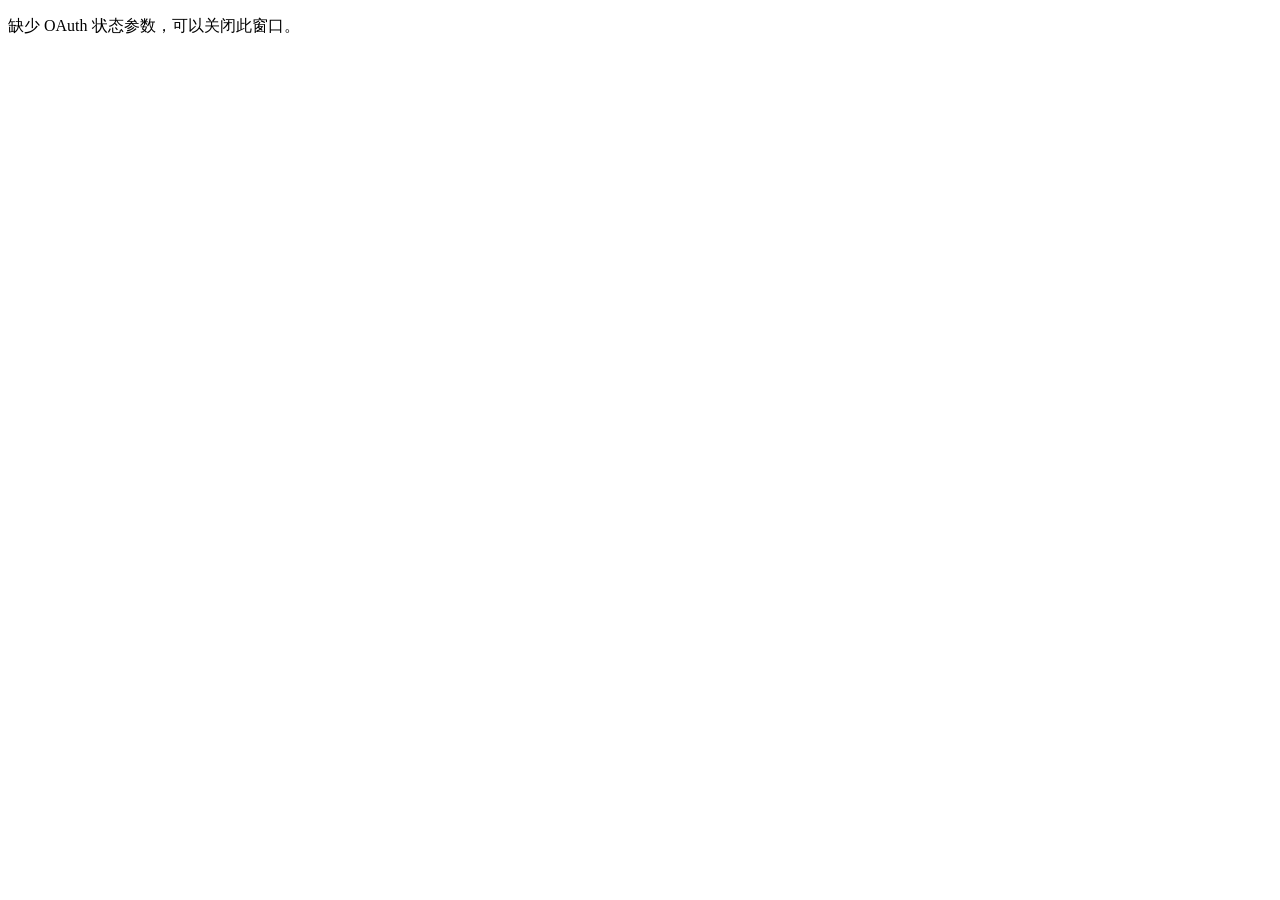
<file: github-oauth-callback.html>
<!DOCTYPE html>
<html lang="zh-CN">
<head>
  <meta charset="UTF-8">
  <meta name="viewport" content="width=device-width, initial-scale=1.0">
  <title>GitHub 登录</title>
  <script src="js/github-oauth-deliver.js"></script>
</head>
<body class="oauth-callback-page">
  <p id="status">正在完成 GitHub 登录…</p>
  <script>
    (function () {
      const statusEl = document.getElementById('status');
      const params = new URLSearchParams(location.search);
      GithubOAuthDeliver.deliverFromSearchParams();

      if (!params.get('state')) {
        statusEl.textContent = '缺少 OAuth 状态参数，可以关闭此窗口。';
        return;
      }

      if (params.has('error')) {
        statusEl.textContent = params.get('error_description') || params.get('error') || 'GitHub 授权失败。';
        return;
      }

      if (!params.has('code')) {
        statusEl.textContent = 'GitHub 未返回授权码，可以关闭此窗口。';
        return;
      }

      statusEl.textContent = '登录成功，此窗口将自动关闭…';
      setTimeout(() => window.close(), 500);
    })();
  </script>
</body>
</html>
</file>
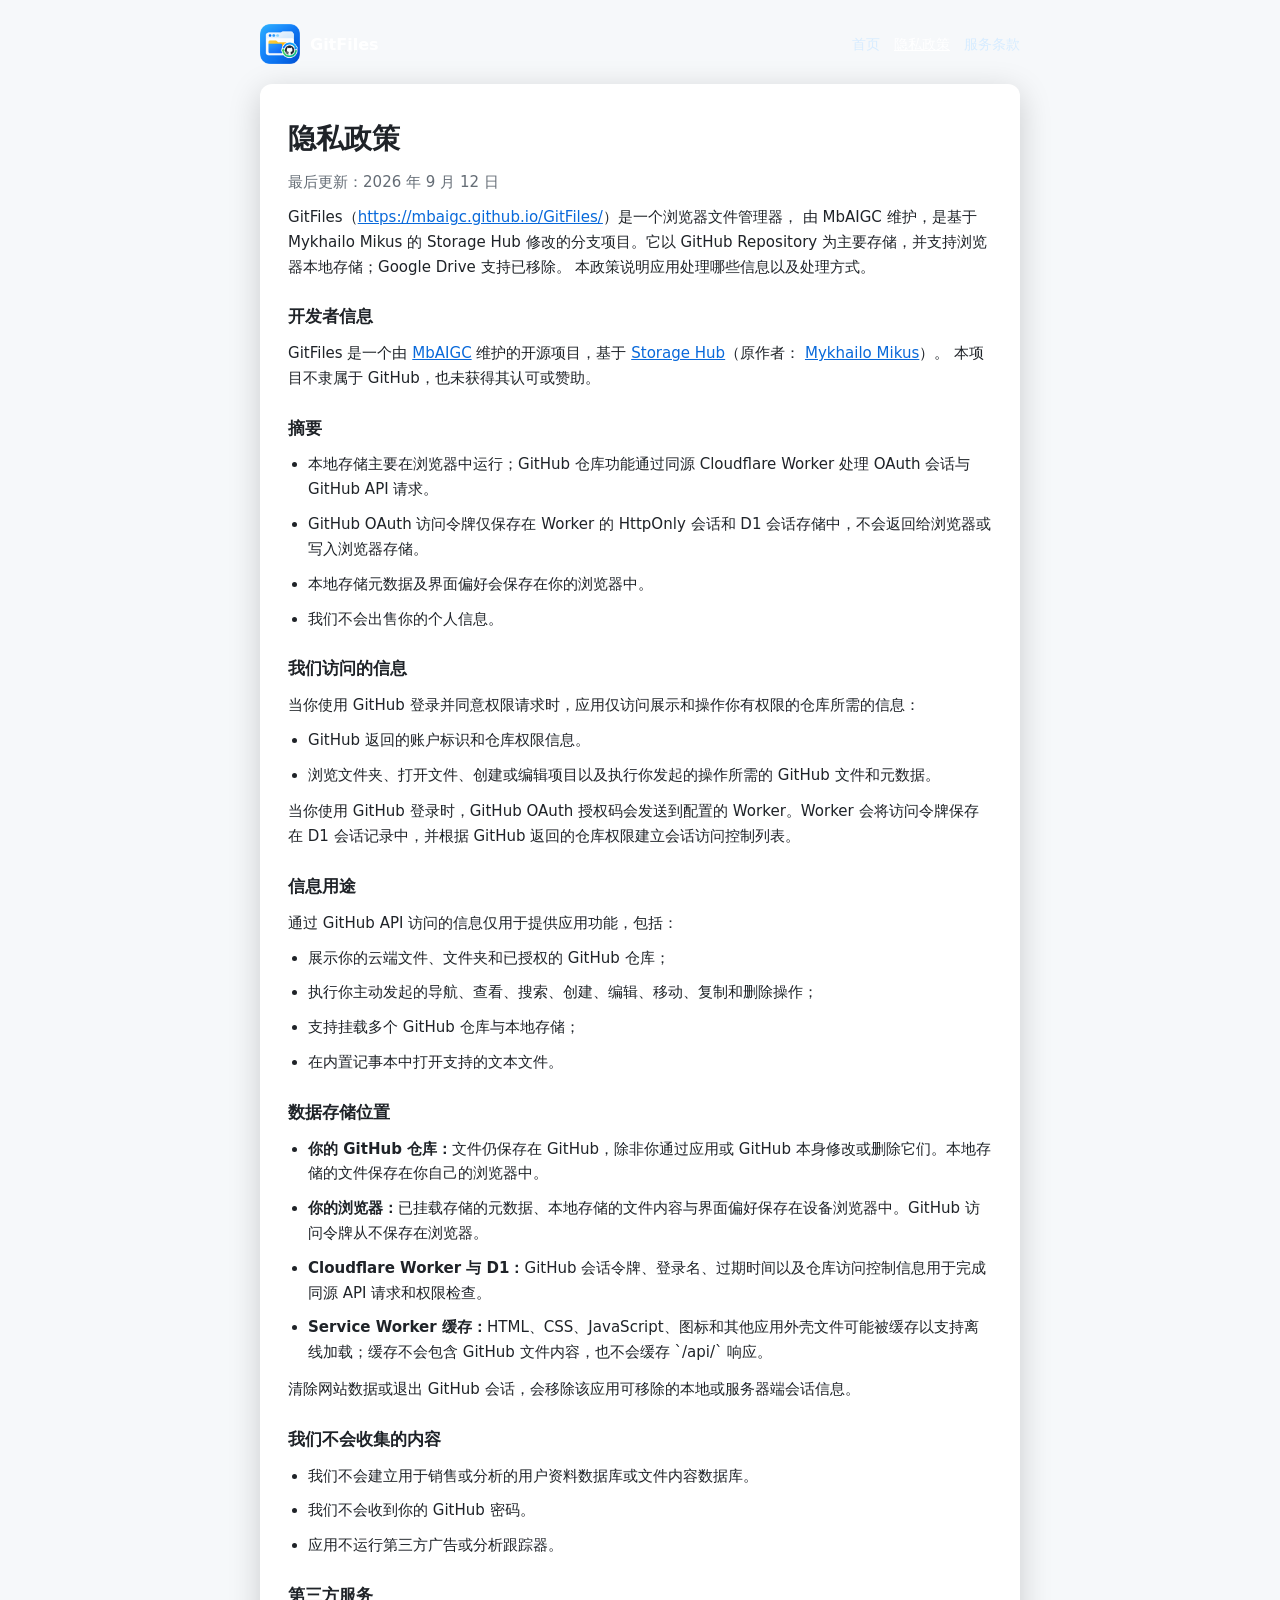
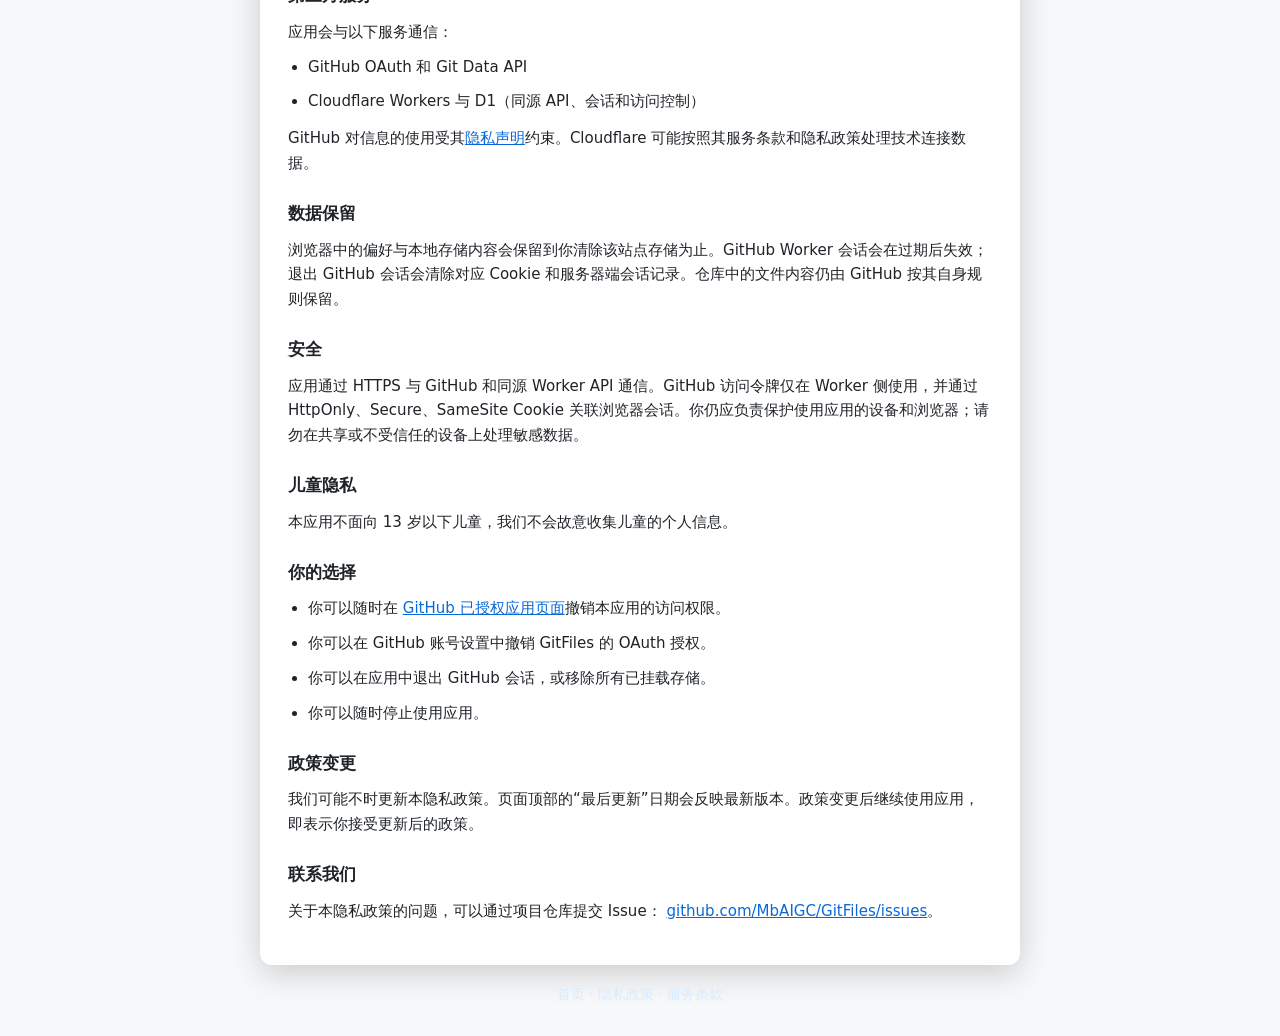
<file: privacy.html>
<!DOCTYPE html>
<html lang="zh-CN">
<head>
  <meta charset="UTF-8">
  <meta name="viewport" content="width=device-width, initial-scale=1.0, viewport-fit=cover">
  <meta name="theme-color" content="#1a7ff5">
  <script src="js/site-config.js"></script>
  <title>隐私政策 — GitFiles</title>
  <link rel="icon" href="assets/favicon-32.png" sizes="32x32" type="image/png">
  <link rel="icon" href="assets/favicon.svg" type="image/svg+xml">
  <link rel="stylesheet" href="css/style.css">
</head>
<body class="legal-page">
  <main class="legal-shell">
    <header class="legal-header">
      <a href="./" class="legal-brand">
        <img src="assets/logo.svg" width="40" height="40" alt="">
        <span>GitFiles</span>
      </a>
      <nav class="legal-nav">
        <a href="./">首页</a>
        <a href="privacy.html" aria-current="page">隐私政策</a>
        <a href="terms.html">服务条款</a>
      </nav>
    </header>

    <article class="legal-card">
      <h1>隐私政策</h1>
      <p class="legal-meta">最后更新：2026 年 9 月 12 日</p>

      <p>
        GitFiles（<a href="https://mbaigc.github.io/GitFiles/">https://mbaigc.github.io/GitFiles/</a>）是一个浏览器文件管理器，
        由 MbAIGC 维护，是基于 Mykhailo Mikus 的 Storage Hub 修改的分支项目。它以 GitHub Repository 为主要存储，并支持浏览器本地存储；Google Drive 支持已移除。
        本政策说明应用处理哪些信息以及处理方式。
      </p>

      <h2>开发者信息</h2>
      <p>
        GitFiles 是一个由 <a href="https://github.com/MbAIGC">MbAIGC</a> 维护的开源项目，基于
        <a href="https://github.com/fi3ik-mme/storage-hub">Storage Hub</a>（原作者：
        <a href="https://github.com/fi3ik-mme">Mykhailo Mikus</a>）。
        本项目不隶属于 GitHub，也未获得其认可或赞助。
      </p>

      <h2>摘要</h2>
      <ul>
        <li>本地存储主要在浏览器中运行；GitHub 仓库功能通过同源 Cloudflare Worker 处理 OAuth 会话与 GitHub API 请求。</li>
        <li>GitHub OAuth 访问令牌仅保存在 Worker 的 HttpOnly 会话和 D1 会话存储中，不会返回给浏览器或写入浏览器存储。</li>
        <li>本地存储元数据及界面偏好会保存在你的浏览器中。</li>
        <li>我们不会出售你的个人信息。</li>
      </ul>

      <h2>我们访问的信息</h2>
      <p>当你使用 GitHub 登录并同意权限请求时，应用仅访问展示和操作你有权限的仓库所需的信息：</p>
      <ul>
        <li>GitHub 返回的账户标识和仓库权限信息。</li>
        <li>浏览文件夹、打开文件、创建或编辑项目以及执行你发起的操作所需的 GitHub 文件和元数据。</li>
      </ul>
      <p>当你使用 GitHub 登录时，GitHub OAuth 授权码会发送到配置的 Worker。Worker 会将访问令牌保存在 D1 会话记录中，并根据 GitHub 返回的仓库权限建立会话访问控制列表。</p>

      <h2>信息用途</h2>
      <p>通过 GitHub API 访问的信息仅用于提供应用功能，包括：</p>
      <ul>
        <li>展示你的云端文件、文件夹和已授权的 GitHub 仓库；</li>
        <li>执行你主动发起的导航、查看、搜索、创建、编辑、移动、复制和删除操作；</li>
        <li>支持挂载多个 GitHub 仓库与本地存储；</li>
        <li>在内置记事本中打开支持的文本文件。</li>
      </ul>

      <h2>数据存储位置</h2>
      <ul>
        <li><strong>你的 GitHub 仓库：</strong>文件仍保存在 GitHub，除非你通过应用或 GitHub 本身修改或删除它们。本地存储的文件保存在你自己的浏览器中。</li>
        <li><strong>你的浏览器：</strong>已挂载存储的元数据、本地存储的文件内容与界面偏好保存在设备浏览器中。GitHub 访问令牌从不保存在浏览器。</li>
        <li><strong>Cloudflare Worker 与 D1：</strong>GitHub 会话令牌、登录名、过期时间以及仓库访问控制信息用于完成同源 API 请求和权限检查。</li>
        <li><strong>Service Worker 缓存：</strong>HTML、CSS、JavaScript、图标和其他应用外壳文件可能被缓存以支持离线加载；缓存不会包含 GitHub 文件内容，也不会缓存 `/api/` 响应。</li>
      </ul>
      <p>清除网站数据或退出 GitHub 会话，会移除该应用可移除的本地或服务器端会话信息。</p>

      <h2>我们不会收集的内容</h2>
      <ul>
        <li>我们不会建立用于销售或分析的用户资料数据库或文件内容数据库。</li>
        <li>我们不会收到你的 GitHub 密码。</li>
        <li>应用不运行第三方广告或分析跟踪器。</li>
      </ul>

      <h2>第三方服务</h2>
      <p>应用会与以下服务通信：</p>
      <ul>
        <li>GitHub OAuth 和 Git Data API</li>
        <li>Cloudflare Workers 与 D1（同源 API、会话和访问控制）</li>
      </ul>
      <p>GitHub 对信息的使用受其<a href="https://docs.github.com/en/site-policy/privacy-policies/github-privacy-statement" rel="noopener noreferrer">隐私声明</a>约束。Cloudflare 可能按照其服务条款和隐私政策处理技术连接数据。</p>

      <h2>数据保留</h2>
      <p>浏览器中的偏好与本地存储内容会保留到你清除该站点存储为止。GitHub Worker 会话会在过期后失效；退出 GitHub 会话会清除对应 Cookie 和服务器端会话记录。仓库中的文件内容仍由 GitHub 按其自身规则保留。</p>

      <h2>安全</h2>
      <p>应用通过 HTTPS 与 GitHub 和同源 Worker API 通信。GitHub 访问令牌仅在 Worker 侧使用，并通过 HttpOnly、Secure、SameSite Cookie 关联浏览器会话。你仍应负责保护使用应用的设备和浏览器；请勿在共享或不受信任的设备上处理敏感数据。</p>

      <h2>儿童隐私</h2>
      <p>本应用不面向 13 岁以下儿童，我们不会故意收集儿童的个人信息。</p>

      <h2>你的选择</h2>
      <ul>
        <li>你可以随时在 <a href="https://github.com/settings/applications" rel="noopener noreferrer">GitHub 已授权应用页面</a>撤销本应用的访问权限。</li>
        <li>你可以在 GitHub 账号设置中撤销 GitFiles 的 OAuth 授权。</li>
        <li>你可以在应用中退出 GitHub 会话，或移除所有已挂载存储。</li>
        <li>你可以随时停止使用应用。</li>
      </ul>

      <h2>政策变更</h2>
      <p>我们可能不时更新本隐私政策。页面顶部的“最后更新”日期会反映最新版本。政策变更后继续使用应用，即表示你接受更新后的政策。</p>

      <h2>联系我们</h2>
      <p>
        关于本隐私政策的问题，可以通过项目仓库提交 Issue：
        <a href="https://github.com/MbAIGC/GitFiles/issues" rel="noopener noreferrer">github.com/MbAIGC/GitFiles/issues</a>。
      </p>
    </article>

    <footer class="legal-footer">
      <a href="./">首页</a>
      <span aria-hidden="true">·</span>
      <a href="privacy.html">隐私政策</a>
      <span aria-hidden="true">·</span>
      <a href="terms.html">服务条款</a>
    </footer>
  </main>
</body>
</html>
</file>
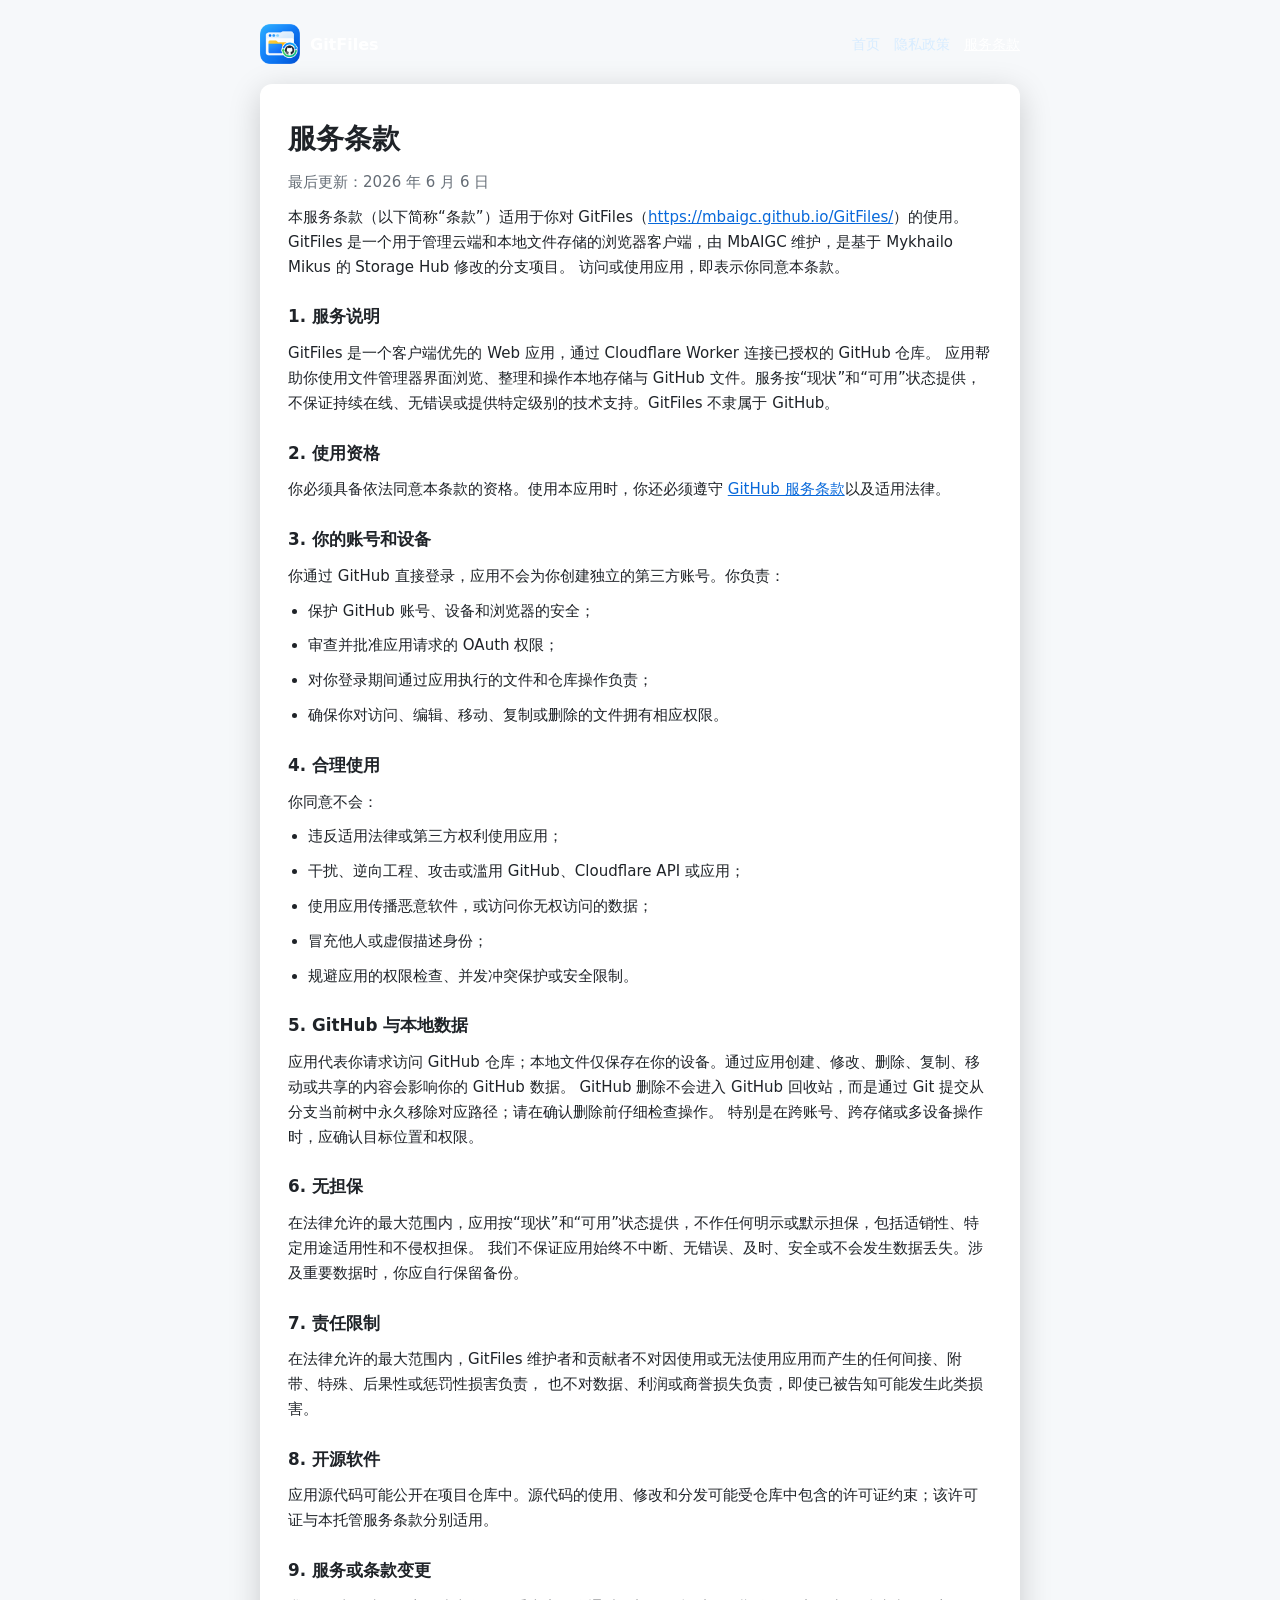
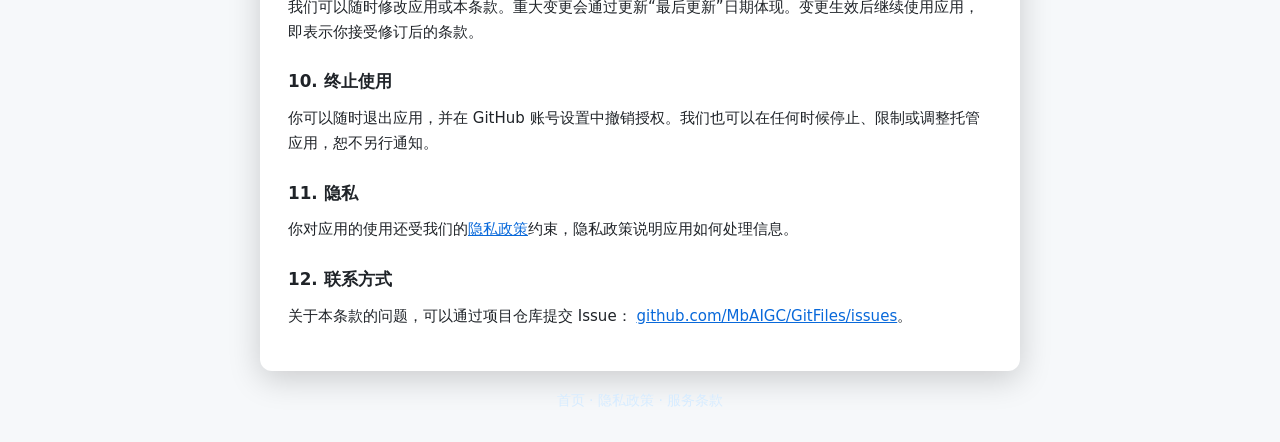
<file: terms.html>
<!DOCTYPE html>
<html lang="zh-CN">
<head>
  <meta charset="UTF-8">
  <meta name="viewport" content="width=device-width, initial-scale=1.0, viewport-fit=cover">
  <meta name="theme-color" content="#1a7ff5">
  <script src="js/site-config.js"></script>
  <title>服务条款 — GitFiles</title>
  <link rel="icon" href="assets/favicon-32.png" sizes="32x32" type="image/png">
  <link rel="icon" href="assets/favicon.svg" type="image/svg+xml">
  <link rel="stylesheet" href="css/style.css">
</head>
<body class="legal-page">
  <main class="legal-shell">
    <header class="legal-header">
      <a href="./" class="legal-brand">
        <img src="assets/logo.svg" width="40" height="40" alt="">
        <span>GitFiles</span>
      </a>
      <nav class="legal-nav">
        <a href="./">首页</a>
        <a href="privacy.html">隐私政策</a>
        <a href="terms.html" aria-current="page">服务条款</a>
      </nav>
    </header>

    <article class="legal-card">
      <h1>服务条款</h1>
      <p class="legal-meta">最后更新：2026 年 6 月 6 日</p>

      <p>
        本服务条款（以下简称“条款”）适用于你对 GitFiles（<a href="https://mbaigc.github.io/GitFiles/">https://mbaigc.github.io/GitFiles/</a>）的使用。
        GitFiles 是一个用于管理云端和本地文件存储的浏览器客户端，由 MbAIGC 维护，是基于 Mykhailo Mikus 的 Storage Hub 修改的分支项目。
        访问或使用应用，即表示你同意本条款。
      </p>

      <h2>1. 服务说明</h2>
      <p>
        GitFiles 是一个客户端优先的 Web 应用，通过 Cloudflare Worker 连接已授权的 GitHub 仓库。
        应用帮助你使用文件管理器界面浏览、整理和操作本地存储与 GitHub 文件。服务按“现状”和“可用”状态提供，不保证持续在线、无错误或提供特定级别的技术支持。GitFiles 不隶属于 GitHub。
      </p>

      <h2>2. 使用资格</h2>
      <p>
        你必须具备依法同意本条款的资格。使用本应用时，你还必须遵守
        <a href="https://docs.github.com/en/site-policy/github-terms/github-terms-of-service" rel="noopener noreferrer">GitHub 服务条款</a>以及适用法律。
      </p>

      <h2>3. 你的账号和设备</h2>
      <p>你通过 GitHub 直接登录，应用不会为你创建独立的第三方账号。你负责：</p>
      <ul>
        <li>保护 GitHub 账号、设备和浏览器的安全；</li>
        <li>审查并批准应用请求的 OAuth 权限；</li>
        <li>对你登录期间通过应用执行的文件和仓库操作负责；</li>
        <li>确保你对访问、编辑、移动、复制或删除的文件拥有相应权限。</li>
      </ul>

      <h2>4. 合理使用</h2>
      <p>你同意不会：</p>
      <ul>
        <li>违反适用法律或第三方权利使用应用；</li>
        <li>干扰、逆向工程、攻击或滥用 GitHub、Cloudflare API 或应用；</li>
        <li>使用应用传播恶意软件，或访问你无权访问的数据；</li>
        <li>冒充他人或虚假描述身份；</li>
        <li>规避应用的权限检查、并发冲突保护或安全限制。</li>
      </ul>

      <h2>5. GitHub 与本地数据</h2>
      <p>
        应用代表你请求访问 GitHub 仓库；本地文件仅保存在你的设备。通过应用创建、修改、删除、复制、移动或共享的内容会影响你的 GitHub 数据。
        GitHub 删除不会进入 GitHub 回收站，而是通过 Git 提交从分支当前树中永久移除对应路径；请在确认删除前仔细检查操作。
        特别是在跨账号、跨存储或多设备操作时，应确认目标位置和权限。
      </p>

      <h2>6. 无担保</h2>
      <p>
        在法律允许的最大范围内，应用按“现状”和“可用”状态提供，不作任何明示或默示担保，包括适销性、特定用途适用性和不侵权担保。
        我们不保证应用始终不中断、无错误、及时、安全或不会发生数据丢失。涉及重要数据时，你应自行保留备份。
      </p>

      <h2>7. 责任限制</h2>
      <p>
        在法律允许的最大范围内，GitFiles 维护者和贡献者不对因使用或无法使用应用而产生的任何间接、附带、特殊、后果性或惩罚性损害负责，
        也不对数据、利润或商誉损失负责，即使已被告知可能发生此类损害。
      </p>

      <h2>8. 开源软件</h2>
      <p>
        应用源代码可能公开在项目仓库中。源代码的使用、修改和分发可能受仓库中包含的许可证约束；该许可证与本托管服务条款分别适用。
      </p>

      <h2>9. 服务或条款变更</h2>
      <p>
        我们可以随时修改应用或本条款。重大变更会通过更新“最后更新”日期体现。变更生效后继续使用应用，即表示你接受修订后的条款。
      </p>

      <h2>10. 终止使用</h2>
      <p>
        你可以随时退出应用，并在 GitHub 账号设置中撤销授权。我们也可以在任何时候停止、限制或调整托管应用，恕不另行通知。
      </p>

      <h2>11. 隐私</h2>
      <p>
        你对应用的使用还受我们的<a href="privacy.html">隐私政策</a>约束，隐私政策说明应用如何处理信息。
      </p>

      <h2>12. 联系方式</h2>
      <p>
        关于本条款的问题，可以通过项目仓库提交 Issue：
        <a href="https://github.com/MbAIGC/GitFiles/issues" rel="noopener noreferrer">github.com/MbAIGC/GitFiles/issues</a>。
      </p>
    </article>

    <footer class="legal-footer">
      <a href="./">首页</a>
      <span aria-hidden="true">·</span>
      <a href="privacy.html">隐私政策</a>
      <span aria-hidden="true">·</span>
      <a href="terms.html">服务条款</a>
    </footer>
  </main>
</body>
</html>
</file>
<file: css/style.css>
*,
*::before,
*::after {
  box-sizing: border-box;
  margin: 0;
  padding: 0;
}

/* ==========================================================================
   GitFiles 唯一样式表（2026-09-18 起由 css/style.css + css/ui-v2.css 合并而成）
   --------------------------------------------------------------------------
   文件结构：
     1) 设计令牌（:root，全部页面共用，含独立 legal/notepad 页）
     2) 历史基础层（上游时代的组件规则，保持原样以便追溯）
     3) V2 覆盖层（原 css/ui-v2.css，见文末标记小节；新增样式一律写在该小节）
   所有页面只加载本文件；ui-v2.css 已删除，请勿再引用。
   ========================================================================== */
:root {
  --color-bg: #f6f8fa;
  --color-surface: #ffffff;
  --color-border: #d0d7de;
  --color-border-muted: #eaeef2;
  --color-text: #1f2328;
  --color-muted: #656d76;
  --color-accent: #0969da;
  --color-accent-subtle: #ddf4ff;
  --color-accent-dark: #0757b0;
  --color-hover: rgba(9, 105, 218, .12);
  --color-selected: rgba(9, 105, 218, .2);
  --color-danger: #cf222e;
  --space-1: 4px;
  --space-2: 8px;
  --space-3: 12px;
  --space-4: 16px;
  --header-height: 52px;
  --sidebar-width: 248px;
  --tap-target: 44px;
  --radius-sm: 6px;
  --radius-md: 8px;
  --shadow-sm: 0 1px 0 rgba(31, 35, 40, .04);
  --shadow-lg: 0 8px 32px rgba(0, 0, 0, 0.18);
  --font-family: 'Segoe UI', system-ui, -apple-system, sans-serif;
}

body {
  font-family: var(--font-family);
  background: var(--color-bg);  /* 原 #eef2f6，统一到 --color-bg */
  min-height: 100vh;
  display: flex;
  align-items: center;
  justify-content: center;
  color: var(--color-text);
}

.hidden {
  display: none !important;
}

/* ── Login screen ── */

.app-boot {
  position: fixed;
  inset: 0;
  z-index: 2000;
  display: grid;
  place-items: center;
  background: #f6f8fa;
  color: #57606a;
  font: 14px system-ui, sans-serif;
}

.app-boot.hidden { display: none !important; }

/* 登录 / 落地页样式见文件末尾的 V2 覆盖层（.login-screen / .landing-*）。
   这里曾有三代历史写法，2026-09-18 已删除，避免与 V2 层叠加。 */

.btn-primary {
  display: inline-flex;
  align-items: center;
  gap: 10px;
  background: var(--color-accent);
  color: #fff;
  border: none;
  border-radius: 6px;
  padding: 12px 28px;
  font-size: 0.95rem;
  font-weight: 500;
  cursor: pointer;
  transition: background 0.15s;
}

.btn-primary:hover {
  background: var(--color-accent-dark);
}

/* `.btn-github` 的完整外观在 V2 覆盖层的 `.login-screen .btn-github` 中定义
   （深色胶囊，参照 deepseek.com 的 primary 按钮）；这里只保留与 .btn-primary
   共用的禁用态与 aria-busy 旋转。 */

.btn-primary:disabled,
.btn-github:disabled {
  opacity: 0.6;
  cursor: default;
}

.btn-primary[aria-busy="true"],
.btn-github[aria-busy="true"] {
  position: relative;
}

.btn-primary[aria-busy="true"]::after,
.btn-github[aria-busy="true"]::after {
  content: '';
  width: 14px;
  height: 14px;
  margin-left: 2px;
  border: 2px solid currentColor;
  border-right-color: transparent;
  border-radius: 50%;
  animation: login-spin .7s linear infinite;
}

@keyframes login-spin {
  to { transform: rotate(360deg); }
}

.btn-primary:disabled:hover {
  background: var(--color-accent);
}

/* ── Explorer window ── */

.explorer {
  width: 100%;
  height: 100vh;
  display: flex;
  align-items: center;
  justify-content: center;
  padding: 24px;
}

.window {
  background: #fff;
  border-radius: var(--radius-md);
  box-shadow: var(--shadow-lg);
  width: 100%;
  max-width: 1100px;
  height: calc(100vh - 48px);
  display: flex;
  flex-direction: column;
  overflow: hidden;
  border: 1px solid var(--color-border);
}

/* Title bar */
.title-bar {
  display: flex;
  align-items: center;
  justify-content: space-between;
  background: var(--color-surface);
  border-bottom: 1px solid var(--color-border);
  padding: 0 8px 0 12px;
  height: 36px;
  flex-shrink: 0;
  user-select: none;
}

.title-bar-left {
  display: flex;
  align-items: center;
  gap: 8px;
  font-size: 0.82rem;
}

.title-bar-controls {
  display: flex;
  gap: 2px;
}

.title-btn {
  width: 36px;
  height: 28px;
  border: none;
  background: transparent;
  font-size: 0.75rem;
  cursor: pointer;
  border-radius: 4px;
  color: var(--color-text);
}

.title-btn.close:hover {
  background: var(--color-danger);
  color: #fff;
}

/* Ribbon */
.ribbon {
  display: flex;
  align-items: center;
  gap: 8px;
  padding: 6px 10px;
  border-bottom: 1px solid var(--color-border);
  background: #fff;
  flex-shrink: 0;
}

.nav-buttons,
.view-toggle {
  display: flex;
  gap: 2px;
}

.tool-btn {
  width: 32px;
  height: 32px;
  border: 1px solid transparent;
  background: transparent;
  border-radius: 4px;
  cursor: pointer;
  display: flex;
  align-items: center;
  justify-content: center;
  color: var(--color-text);
}

.tool-btn:hover:not(:disabled) {
  background: var(--color-hover);
  border-color: var(--color-border);
}

.tool-btn.active {
  background: var(--color-selected);
  border-color: #99d1ff;
}

.tool-btn:disabled {
  opacity: 0.35;
  cursor: default;
}

.address-bar {
  flex: 1;
  display: flex;
  align-items: center;
  gap: 6px;
  background: #fff;
  border: 1px solid var(--color-border);
  border-radius: 4px;
  padding: 4px 6px 4px 10px;
  min-height: 30px;
  overflow: hidden;
}

.breadcrumbs {
  display: flex;
  align-items: center;
  gap: 2px;
  flex: 1;
  overflow: hidden;
  white-space: nowrap;
  font-size: 0.82rem;
}

.breadcrumb-item {
  color: var(--color-accent);
  cursor: pointer;
  padding: 2px 4px;
  border-radius: 3px;
}

.breadcrumb-item:hover {
  background: var(--color-hover);
  text-decoration: underline;
}

.breadcrumb-sep {
  color: var(--color-muted);
  font-size: 0.7rem;
  user-select: none;
}

.breadcrumb-current {
  color: var(--color-text);
  font-weight: 500;
  padding: 2px 4px;
}

/* Main area */
.main-area {
  display: flex;
  flex: 1;
  overflow: hidden;
}

/* Sidebar */
.sidebar {
  width: 260px;
  background: var(--color-bg);
  border-right: 1px solid var(--color-border);
  display: flex;
  flex-direction: column;
  flex-shrink: 0;
  overflow: hidden;
}

.sidebar-section {
  padding: 12px 0;
  flex: 1;
}

.sidebar-tree-section {
  overflow-y: auto;
  min-height: 0;
  padding: 8px 0;
}

.sidebar-tree {
  list-style: none;
}

.tree-children {
  list-style: none;
}

.tree-level-2 {
  margin: 0 0 4px 10px;
  padding-left: 6px;
  border-left: 1px solid #ebebeb;
}

.tree-user-node,
.tree-section-node,
.tree-folder-node {
  margin-bottom: 2px;
}

.tree-user-node.collapsed > .tree-level-2,
.tree-section-node.collapsed > .tree-level-3,
.tree-folder-node.collapsed > .tree-children {
  display: none;
}

.tree-row {
  display: flex;
  align-items: stretch;
  min-width: 0;
  border-radius: 4px;
  margin: 0 6px;
}

.tree-row:hover > .tree-toggle {
  color: var(--color-text);
}

.tree-row:hover > .sidebar-item:not(.active) {
  background: var(--color-hover);
}

.tree-row:focus-within {
  outline: 1px solid #c2e0f7;
  outline-offset: -1px;
}

.tree-row > .sidebar-item {
  flex: 1;
  min-width: 0;
  padding: 6px 10px 6px 4px !important;
  border-left-width: 3px;
}

.tree-toggle {
  width: 26px;
  min-height: 30px;
  flex-shrink: 0;
  border: none;
  background: transparent;
  color: var(--color-muted);
  cursor: pointer;
  padding: 0;
  display: flex;
  align-items: center;
  justify-content: center;
  border-radius: 4px;
  transition: background 0.12s ease, color 0.12s ease;
}

.tree-toggle:hover {
  background: rgba(0, 0, 0, 0.06);
  color: var(--color-text);
}

.tree-toggle:focus-visible {
  outline: 2px solid var(--color-accent);
  outline-offset: -2px;
}

.tree-chevron {
  width: 7px;
  height: 7px;
  border-right: 1.5px solid currentColor;
  border-bottom: 1.5px solid currentColor;
  transform: rotate(45deg);
  transition: transform 0.15s ease;
  margin-top: -2px;
}

.tree-toggle[aria-expanded="false"] .tree-chevron {
  transform: rotate(-45deg);
  margin-top: 0;
  margin-left: 2px;
}

.tree-toggle-spacer {
  width: 26px;
  flex-shrink: 0;
}

.tree-level-3,
.tree-level-folder {
  margin: 0 0 2px 10px;
  padding-left: 6px;
  border-left: 1px solid #ebebeb;
}

.tree-folder-item {
  padding-left: 8px !important;
  font-size: 0.78rem !important;
  gap: 6px !important;
}

/* 左侧树以紧凑文字导航为主，避免与右侧文件图标重复。 */
.tree-folder-item .sidebar-icon,
.tree-file-item .sidebar-icon {
  display: none;
}

.tree-folder-label,
.tree-file-label {
  overflow: hidden;
  text-overflow: ellipsis;
  white-space: nowrap;
}

.tree-file-item {
  padding-left: 4px !important;
  font-size: 0.76rem !important;
  gap: 6px !important;
  opacity: 0.9;
}

.tree-more-item {
  padding-left: 4px !important;
  font-size: 0.85rem !important;
  color: var(--color-accent) !important;
  font-weight: 600;
  letter-spacing: 0.1em;
}

.tree-more-item:hover {
  text-decoration: underline;
}

.tree-user-btn {
  align-items: flex-start !important;
}

.tree-user-info {
  display: flex;
  flex-direction: column;
  min-width: 0;
  flex: 1;
  gap: 2px;
}

.tree-repo-meta {
  display: block;
  color: var(--color-muted);
  font-size: 0.68rem;
  line-height: 1.25;
  overflow: hidden;
  text-overflow: ellipsis;
  white-space: nowrap;
}

.tree-user-quota {
  font-size: 0.68rem;
  color: var(--color-muted);
  line-height: 1.2;
  overflow: hidden;
  text-overflow: ellipsis;
  white-space: nowrap;
}

.tree-user-quota-reauth {
  color: var(--color-accent);
  cursor: pointer;
  text-decoration: underline;
}

.tree-child-item {
  font-size: 0.8rem !important;
  gap: 8px !important;
}

.sidebar-item {
  display: flex;
  align-items: center;
  gap: 10px;
  width: 100%;
  padding: 8px 16px;
  border: none;
  background: transparent;
  font-size: 0.85rem;
  cursor: pointer;
  text-align: left;
  color: var(--color-text);
  border-left: 3px solid transparent;
}

.sidebar-item:hover {
  background: var(--color-hover);
}

.sidebar-item.active {
  background: var(--color-selected);
  border-left-color: var(--color-accent);
  font-weight: 500;
}

.sidebar-icon {
  font-size: 1rem;
}

.sidebar-add-btn {
  display: flex;
  align-items: center;
  gap: 10px;
  width: calc(100% - 24px);
  margin: 4px 12px 8px;
  padding: 8px 12px;
  border: 1px dashed var(--color-border);
  border-radius: 4px;
  background: transparent;
  font-size: 0.82rem;
  color: var(--color-accent);
  cursor: pointer;
  text-align: left;
}

.sidebar-add-btn:hover {
  background: var(--color-hover);
  border-color: var(--color-accent);
}

.user-drive-item {
  gap: 8px;
}

.sidebar-user-avatar {
  width: 22px;
  height: 22px;
  border-radius: 50%;
  flex-shrink: 0;
}

.local-storage-icon-wrap {
  width: 22px;
  height: 22px;
  display: inline-flex;
  align-items: center;
  justify-content: center;
  flex-shrink: 0;
}

.local-storage-icon {
  flex-shrink: 0;
  color: var(--color-accent);
}

.file-icon .local-storage-icon {
  width: 40px;
  height: 40px;
}

.file-icon-wrap--small .local-storage-icon {
  width: 20px;
  height: 20px;
}

.file-icon-wrap--tiny .local-storage-icon {
  width: 18px;
  height: 18px;
}

.sidebar-user-label {
  overflow: hidden;
  text-overflow: ellipsis;
  white-space: nowrap;
}

.user-drive-avatar {
  width: 48px;
  height: 48px;
  border-radius: 50%;
  object-fit: cover;
}

.list-icon .user-drive-avatar {
  width: 20px;
  height: 20px;
}

/* Content */
.content {
  flex: 1;
  overflow: auto;
  position: relative;
  background: #fff;
}

.loading {
  position: absolute;
  inset: 0;
  display: flex;
  flex-direction: column;
  align-items: center;
  justify-content: center;
  gap: 12px;
  background: rgba(255, 255, 255, 0.85);
  z-index: 10;
  font-size: 0.9rem;
  color: var(--color-muted);
}

.spinner {
  width: 32px;
  height: 32px;
  border: 3px solid var(--color-border);
  border-top-color: var(--color-accent);
  border-radius: 50%;
  animation: spin 0.7s linear infinite;
}

@keyframes spin {
  to { transform: rotate(360deg); }
}

.error-banner {
  background: #fde7e9;
  color: #a80000;
  padding: 10px 16px;
  font-size: 0.85rem;
  border-bottom: 1px solid #f1aeb5;
}

/* Grid view */
.file-grid {
  display: grid;
  grid-template-columns: repeat(auto-fill, minmax(100px, 1fr));
  gap: 4px;
  padding: 12px;
}

.file-item {
  display: flex;
  flex-direction: column;
  align-items: center;
  padding: 10px 6px;
  border-radius: 4px;
  cursor: pointer;
  user-select: none;
  text-align: center;
  border: 1px solid transparent;
  position: relative;
  -webkit-touch-callout: none;
}

.file-item--pending {
  opacity: 0.82;
}

.file-item--pending-syncing,
.file-item--pending-saving,
.file-item--pending-moving {
  border-color: #f5d66b;
  background: #fffbe6;
}

/* 删除中的同步态单独给红色：上一组里的同选择器曾重复出现，
   紧跟其后的这条会覆盖它，那一行是不生效的死声明。 */
.file-item--pending-kind-delete.file-item--pending-syncing {
  border-color: #f4a4a4;
  background: #fff5f5;
}

.file-item--pending-pending {
  border-color: #99c2ff;
  background: #eef5ff;
}

.file-item--pending-kind-delete.file-item--pending-pending {
  border-color: #f4a4a4;
  background: #fff5f5;
}

.file-item--pending-error {
  border-color: #f5a8a8;
  background: #fff1f1;
}

.file-pending-badge {
  display: block;
  margin-top: 4px;
  font-size: 0.68rem;
  line-height: 1.2;
  color: var(--color-muted);
}

.file-pending-badge--syncing,
.file-pending-badge--saving,
.file-pending-badge--moving {
  color: #9a6700;
}

.file-item--pending-kind-delete .file-pending-badge--syncing,
.file-item--pending-kind-delete .file-pending-badge--pending {
  color: #b42318;
}

.file-pending-badge--pending {
  color: #175cd3;
}

.file-pending-badge--error {
  color: #b42318;
}

.list-row.file-item--pending-syncing,
.list-row.file-item--pending-saving,
.list-row.file-item--pending-moving {
  background: #fffbe6;
}

.list-row.file-item--pending-kind-delete.file-item--pending-syncing,
.list-row.file-item--pending-kind-delete.file-item--pending-pending {
  background: #fff5f5;
}

.list-row.file-item--pending-pending {
  background: #eef5ff;
}

.list-row.file-item--pending-error {
  background: #fff1f1;
}

.file-item.drag-source,
.list-row.drag-source {
  opacity: 0.55;
}

.file-item.drop-target-active,
.list-row.drop-target-active,
.sidebar-item.drop-target-active {
  background: var(--color-selected);
  outline: 2px dashed var(--color-accent);
  outline-offset: -2px;
}

.file-icon {
  width: 48px;
  height: 48px;
  margin-bottom: 6px;
  display: flex;
  align-items: center;
  justify-content: center;
  position: relative;
}

.file-icon .file-icon-shell {
  width: 100%;
  height: 100%;
}

.file-icon-shell {
  position: relative;
  display: inline-flex;
  align-items: center;
  justify-content: center;
  box-sizing: border-box;
}

.file-icon-shell__content {
  display: inline-flex;
  align-items: center;
  justify-content: center;
}

.file-icon-progress {
  position: absolute;
  left: 2px;
  right: 2px;
  bottom: 0;
  height: 4px;
  border-radius: 999px;
  background: rgba(0, 0, 0, 0.12);
  overflow: hidden;
  pointer-events: none;
}

.file-icon-shell.file-icon-wrap--small .file-icon-progress,
.file-icon-shell.file-icon-wrap--tiny .file-icon-progress {
  height: 3px;
  left: 0;
  right: 0;
}

.file-icon-progress__bar {
  display: block;
  height: 100%;
  width: 0;
  border-radius: inherit;
  background: linear-gradient(90deg, var(--color-accent), #54aeff);
  transition: width 0.2s linear;
}

.file-item--pending-syncing .file-icon-progress__bar,
.file-item--pending-saving .file-icon-progress__bar,
.file-item--pending-moving .file-icon-progress__bar {
  background: linear-gradient(90deg, #b78103, #f5d66b);
}

.file-item--pending-pending .file-icon-progress__bar {
  background: linear-gradient(90deg, #175cd3, #84caff);
}

.file-item--pending-kind-delete .file-icon-progress {
  height: 5px;
  background: rgba(180, 35, 24, 0.16);
}

.file-item--pending-kind-delete .file-icon-progress__bar {
  min-width: 14%;
  background: linear-gradient(90deg, #b42318, #f97066);
}

.file-item--pending-kind-delete.file-item--pending-pending .file-icon-progress__bar {
  background: linear-gradient(90deg, #912018, #fda29b);
}

.list-icon .file-icon-shell {
  width: 20px;
  height: 20px;
}

.sidebar-icon .file-icon-shell {
  width: 18px;
  height: 18px;
}

.file-icon-wrap {
  position: relative;
  width: 48px;
  height: 48px;
  display: flex;
  align-items: center;
  justify-content: center;
}

.file-icon-wrap--small {
  width: 20px;
  height: 20px;
}

.file-icon-wrap--tiny {
  width: 18px;
  height: 18px;
}

.file-type-fallback {
  font-size: 2.2rem;
  line-height: 1;
}

.file-icon-wrap--small .file-type-fallback,
.file-icon-wrap--tiny .file-type-fallback {
  font-size: 1rem;
}

.file-icon-wrap img {
  position: absolute;
  inset: 0;
  width: 100%;
  height: 100%;
  object-fit: contain;
  opacity: 0;
  transition: opacity 0.15s ease;
}

.file-icon-wrap img.loaded {
  opacity: 1;
}

.file-name {
  font-size: 0.78rem;
  line-height: 1.3;
  word-break: break-word;
  max-width: 90px;
  display: -webkit-box;
  -webkit-line-clamp: 2;
  -webkit-box-orient: vertical;
  overflow: hidden;
}

.file-quota {
  font-size: 0.65rem;
  color: var(--color-muted);
  margin-top: 3px;
  max-width: 90px;
  line-height: 1.2;
  word-break: break-word;
}

/* List view */
.file-list {
  display: flex;
  flex-direction: column;
  height: 100%;
}

.list-header {
  display: grid;
  grid-template-columns: 1fr 140px 90px 120px;
  padding: 6px 16px;
  font-size: 0.78rem;
  font-weight: 600;
  color: var(--color-muted);
  border-bottom: 1px solid var(--color-border);
  background: var(--color-bg);
  position: sticky;
  top: 0;
  z-index: 2;
}

.list-body {
  flex: 1;
}

.list-row {
  display: grid;
  grid-template-columns: 1fr 140px 90px 120px auto;
  padding: 4px 16px;
  font-size: 0.82rem;
  cursor: pointer;
  align-items: center;
  border: 1px solid transparent;
  -webkit-touch-callout: none;
}

.list-row .col-name {
  display: flex;
  align-items: center;
  gap: 8px;
  overflow: hidden;
}

.list-row .col-name span {
  overflow: hidden;
  text-overflow: ellipsis;
  white-space: nowrap;
}

.list-name-text {
  min-width: 0;
}

.list-icon {
  font-size: 1.1rem;
  flex-shrink: 0;
}

.list-icon .file-icon-wrap,
.list-icon .file-type-fallback {
  display: flex;
  align-items: center;
  justify-content: center;
}

/* Empty state */
.empty-state {
  display: flex;
  flex-direction: column;
  align-items: center;
  justify-content: center;
  height: 100%;
  color: var(--color-muted);
  gap: 8px;
}

.empty-icon {
  font-size: 3rem;
  opacity: 0.5;
}

/* Worker session and conflict status */
.worker-session-state {
  align-self: center;
  padding: 2px 7px;
  border: 1px solid var(--color-border);
  border-radius: 3px;
  color: var(--color-muted);
  font-size: 0.7rem;
  line-height: 1.3;
  white-space: nowrap;
}

.status-bar .worker-session-state {
  margin-left: auto;
  padding: 1px 7px;
  font-size: 0.7rem;
}

.sidebar-install-btn {
  display: flex;
  align-items: center;
  gap: 10px;
  margin: 4px 12px 8px;
  width: calc(100% - 24px);
  min-height: 35px;
  padding: 8px 12px;
  border: 1px solid #9db7cc;
  border-radius: 5px;
  color: #174a6e;
  background: linear-gradient(180deg, #f4fbff 0%, #dceefa 100%);
  font-weight: 600;
  cursor: pointer;
}
.sidebar-install-btn:hover { border-color: #4e9bc7; background: #e8f5fc; }
.sidebar-install-hint {
  margin: -2px 12px 8px 12px;
  color: var(--color-muted);
  font-size: 0.68rem;
  line-height: 1.35;
}

.btn-install {
  width: 100%;
  margin: 12px 0 4px;
  min-height: 40px;
  border: 1px solid #9db7cc;
  border-radius: 6px;
  color: #174a6e;
  background: linear-gradient(180deg, #f4fbff 0%, #dceefa 100%);
  font-weight: 600;
  box-shadow: 0 1px 2px rgba(20, 55, 80, 0.12);
}

.btn-install:hover {
  background: linear-gradient(180deg, #ffffff 0%, #cde8f8 100%);
  border-color: #4e9bc7;
}

.btn-install:active {
  transform: translateY(1px);
}

.worker-session-state[data-state="expired"],
.worker-session-state[data-state="unavailable"] {
  color: #9d2b1c;
  border-color: #dba096;
  background: #fff2f0;
}

/* File tools and persistent operation status */
.file-tools {
  display: flex;
  align-items: center;
  gap: 6px;
  padding: 4px 10px;
  background: #fff;
  border-bottom: 1px solid var(--color-border);
}
.search-box {
  display: flex;
  align-items: center;
  gap: 6px;
  min-width: 180px;
  flex: 1;
  border: 1px solid var(--color-border);
  border-radius: 4px;
  padding: 0 8px;
  color: var(--color-muted);
}
.search-box input {
  width: 100%;
  min-height: 32px;
  border: 0;
  outline: 0;
  background: transparent;
  color: var(--color-text);
}
.sort-select {
  min-height: 32px;
  border: 1px solid var(--color-border);
  border-radius: 4px;
  background: #fff;
  padding: 0 6px;
  color: var(--color-text);
}
.app-status {
  min-height: 0;
  padding: 0 12px;
  background: #f6f8fa;
  color: var(--color-muted);
  font-size: 0.78rem;
  line-height: 30px;
  border-top: 1px solid var(--color-border);
}
.app-status[data-kind="error"] { color: #9d2b1c; background: #fff2f0; }
.app-status[data-kind="success"] { color: #1a6b3c; background: #edf8f0; }
.selection-bar {
  display: flex;
  align-items: center;
  gap: 8px;
  padding: 6px 12px;
  background: #eaf4ff;
  border-top: 1px solid #b9d9f7;
  color: var(--color-text);
}
.selection-bar button {
  min-height: 32px;
  border: 1px solid #a9c7e2;
  border-radius: 4px;
  background: #fff;
  padding: 0 10px;
  cursor: pointer;
}
.selection-bar button:hover { background: var(--color-hover); }

/* Status bar */
.status-bar {
  display: flex;
  align-items: center;
  gap: 12px;
  padding: 4px 12px;
  font-size: 0.75rem;
  color: var(--color-muted);
  border-top: 1px solid var(--color-border);
  background: var(--color-bg);
  flex-shrink: 0;
}

/* Context menu */
.context-menu {
  position: fixed;
  z-index: 1000;
  min-width: 210px;
  background: #fff;
  border: 1px solid var(--color-border);
  border-radius: 6px;
  box-shadow: 0 4px 16px rgba(0, 0, 0, 0.18);
  padding: 4px 0;
  font-size: 0.82rem;
}

.ctx-item {
  display: flex;
  align-items: center;
  gap: 8px;
  width: 100%;
  padding: 7px 14px;
  border: none;
  background: transparent;
  text-align: left;
  cursor: pointer;
  color: var(--color-text);
}

.ctx-item:hover:not(:disabled) {
  background: var(--color-hover);
}

.ctx-item:disabled {
  opacity: 0.4;
  cursor: default;
}

.ctx-icon {
  width: 18px;
  text-align: center;
  flex-shrink: 0;
}

.ctx-label {
  flex: 1;
}

.ctx-shortcut {
  color: var(--color-muted);
  font-size: 0.72rem;
}

.ctx-sep {
  height: 1px;
  background: var(--color-border);
  margin: 4px 0;
}

.ctx-header {
  padding: 6px 14px 4px;
  font-size: 0.68rem;
  font-weight: 600;
  letter-spacing: 0.03em;
  text-transform: uppercase;
  color: var(--color-muted);
}

.context-menu-backdrop {
  position: fixed;
  inset: 0;
  z-index: 999;
  background: rgba(0, 0, 0, 0.45);
}

.context-menu--sheet {
  left: 0 !important;
  right: 0 !important;
  top: auto !important;
  bottom: 0;
  min-width: 0;
  max-width: none;
  width: 100%;
  border-radius: 16px 16px 0 0;
  padding: 0;
  border: none;
  box-shadow: 0 -8px 32px rgba(0, 0, 0, 0.22);
  animation: ctx-sheet-in 0.22s ease-out;
}

@keyframes ctx-sheet-in {
  from { transform: translateY(100%); }
  to { transform: translateY(0); }
}

.ctx-sheet-header {
  display: flex;
  align-items: center;
  justify-content: space-between;
  gap: 12px;
  padding: 14px 16px 10px;
  border-bottom: 1px solid var(--color-border);
  background: var(--color-bg);
}

.ctx-sheet-title {
  font-weight: 600;
  font-size: 0.95rem;
  overflow: hidden;
  text-overflow: ellipsis;
  white-space: nowrap;
}

.ctx-sheet-close {
  flex-shrink: 0;
  /* 44px：这是移动端主要操作，必须达到触达尺寸下限（PROJECT_SPEC §7.1） */
  width: 44px;
  height: 44px;
  border: none;
  border-radius: 50%;
  background: #e8e8e8;
  color: #1f2328;
  cursor: pointer;
  /* 显式居中：✕ 字形此前依赖父级布局，位置/大小不稳定 */
  display: inline-flex;
  align-items: center;
  justify-content: center;
  font-size: 1.05rem;
  line-height: 1;
  padding: 0;
  -webkit-appearance: none;
  appearance: none;
}
.ctx-sheet-close:hover { background: #dcdcdc; }
.ctx-sheet-close:focus-visible { outline: 2px solid var(--color-accent); outline-offset: 2px; }

.ctx-sheet-body {
  max-height: min(60dvh, 420px);
  overflow-y: auto;
  padding: 4px 0 calc(8px + env(safe-area-inset-bottom, 0));
  -webkit-overflow-scrolling: touch;
}

body.ctx-open {
  overflow: hidden;
}

.item-more-btn {
  display: none;
  align-items: center;
  justify-content: center;
  flex-shrink: 0;
  width: 40px;
  height: 40px;
  border: none;
  border-radius: 50%;
  background: transparent;
  color: var(--color-muted);
  cursor: pointer;
}

.item-more-btn:active,
.item-more-btn:hover {
  background: rgba(0, 0, 0, 0.06);
  color: var(--color-accent);
}

.tree-item-more {
  margin-left: auto;
  width: 36px;
  height: 36px;
}

.empty-hint {
  margin-top: 8px;
  font-size: 0.82rem;
  color: var(--color-muted);
  text-align: center;
  max-width: 240px;
}

/* Notepad */
body.notepad-page {
  display: block;
  margin: 0;
  min-height: 100vh;
  min-height: 100dvh;
  background: #f0f0f0;
  overflow: hidden;
  font-family: var(--font-family);
  color: var(--color-text);
}

.notepad-page .notepad-shell {
  display: flex;
  flex-direction: column;
  min-height: 100vh;
  min-height: 100dvh;
  height: 100vh;
  height: 100dvh;
}

.notepad-page .notepad-window {
  flex: 1;
  display: flex;
  flex-direction: column;
  width: 100%;
  height: 100%;
  max-width: none;
  max-height: none;
  background: #fff;
  border: none;
  border-radius: 0;
  box-shadow: none;
  overflow: hidden;
}

.notepad-page .notepad-titlebar {
  display: flex;
  align-items: center;
  justify-content: space-between;
  height: 36px;
  padding: env(safe-area-inset-top, 0) 4px 0 12px;
  background: var(--color-surface);
  border-bottom: 1px solid var(--color-border);
  flex-shrink: 0;
  user-select: none;
}

.notepad-page .title-bar-left {
  display: flex;
  align-items: center;
  gap: 8px;
  min-width: 0;
  flex: 1;
}

.notepad-page .notepad-app-icon {
  flex-shrink: 0;
  color: var(--color-accent);
}

.notepad-page .title-bar-controls {
  display: flex;
  gap: 2px;
  flex-shrink: 0;
}

.notepad-page .title-btn {
  width: 36px;
  height: 28px;
  border: none;
  background: transparent;
  font-size: 0.75rem;
  cursor: pointer;
  border-radius: 4px;
  color: var(--color-text);
  transition: background 0.12s ease;
}

.notepad-page .title-btn:hover:not(:disabled) {
  background: #e0e0e0;
}

.notepad-page .title-btn.close:hover:not(:disabled) {
  background: #e81123;
  color: #fff;
}

.notepad-page .title-btn:disabled {
  opacity: 0.45;
  cursor: default;
}

.notepad-page .notepad-title {
  font-size: 0.82rem;
  font-weight: 400;
  overflow: hidden;
  text-overflow: ellipsis;
  white-space: nowrap;
}

.notepad-page .notepad-menubar {
  display: flex;
  gap: 2px;
  background: #fff;
  border-bottom: 1px solid #ebebeb;
  padding: 2px 6px;
  font-size: 0.78rem;
  flex-shrink: 0;
}

.notepad-page .notepad-toolbar {
  display: flex;
  align-items: center;
  gap: 4px;
  padding: 6px 10px;
  background: #fafafa;
  border-bottom: 1px solid var(--color-border);
  flex-shrink: 0;
}

.notepad-page .notepad-tool-btn {
  display: inline-flex;
  align-items: center;
  gap: 6px;
  padding: 5px 12px;
  border: 1px solid var(--color-border);
  border-radius: 4px;
  background: #fff;
  font-family: inherit;
  font-size: 0.78rem;
  color: var(--color-text);
  cursor: pointer;
  transition: background 0.12s ease, border-color 0.12s ease;
}

.notepad-page .notepad-tool-btn:hover {
  background: var(--color-hover);
  border-color: #99d1ff;
}

.notepad-page .notepad-tool-btn--primary {
  background: var(--color-accent);
  border-color: var(--color-accent-dark);
  color: #fff;
}

.notepad-page .notepad-tool-btn--primary:hover {
  background: var(--color-accent-dark);
  border-color: var(--color-accent-dark);
}

.notepad-page .notepad-tool-btn:disabled {
  opacity: 0.45;
  cursor: default;
}

.notepad-page .notepad-tool-btn:disabled:hover {
  background: #fff;
  border-color: var(--color-border);
}

.notepad-page .notepad-toolbar-sep {
  width: 1px;
  height: 20px;
  background: var(--color-border);
  margin: 0 4px;
}

.notepad-page .notepad-find-bar {
  display: flex;
  flex-wrap: wrap;
  align-items: center;
  gap: 8px 12px;
  padding: 8px 12px;
  background: #f9f9f9;
  border-bottom: 1px solid var(--color-border);
  flex-shrink: 0;
}

.notepad-page .notepad-find-bar.hidden {
  display: none !important;
}

.notepad-page .notepad-find-row {
  display: flex;
  flex-wrap: wrap;
  align-items: center;
  gap: 8px 12px;
  flex: 1;
  min-width: 200px;
}

.notepad-page .notepad-find-field {
  display: inline-flex;
  align-items: center;
  gap: 8px;
  min-width: 0;
}

.notepad-page .notepad-find-label {
  font-size: 0.78rem;
  color: var(--color-muted);
  flex-shrink: 0;
}

.notepad-page .notepad-find-input {
  width: min(220px, 36vw);
  padding: 5px 8px;
  border: 1px solid var(--color-border);
  border-radius: 4px;
  font-family: inherit;
  font-size: 0.82rem;
  background: #fff;
}

.notepad-page .notepad-find-input:focus {
  outline: none;
  border-color: var(--color-accent);
  box-shadow: 0 0 0 1px var(--color-accent);
}

.notepad-page .notepad-find-actions {
  display: flex;
  align-items: center;
  gap: 4px;
  flex-wrap: wrap;
}

.notepad-page .notepad-find-btn {
  padding: 4px 10px;
  border: 1px solid var(--color-border);
  border-radius: 4px;
  background: #fff;
  font-family: inherit;
  font-size: 0.78rem;
  cursor: pointer;
  color: var(--color-text);
}

.notepad-page .notepad-find-btn:hover {
  background: var(--color-hover);
  border-color: #99d1ff;
}

.notepad-page .notepad-find-btn--close {
  min-width: 28px;
  padding: 4px 6px;
}

.notepad-page .notepad-find-status {
  font-size: 0.75rem;
  color: var(--color-muted);
  margin-left: auto;
  min-width: 72px;
  text-align: right;
}

.notepad-page .notepad-find-bar:not(.notepad-find-bar--replace) .notepad-find-field--replace,
.notepad-page .notepad-find-bar:not(.notepad-find-bar--replace) .notepad-find-btn--replace {
  display: none;
}

.notepad-page .notepad-banner {
  padding: 8px 14px;
  font-size: 0.78rem;
  background: #fff4ce;
  border-bottom: 1px solid #f5e6a8;
  color: #7a5c00;
  flex-shrink: 0;
}

.notepad-page .notepad-banner--error {
  background: #fde7e9;
  border-bottom-color: #f1aeb5;
  color: #a80000;
}

.notepad-page .notepad-menu {
  position: relative;
}

.notepad-page .notepad-menu-label {
  display: block;
  padding: 4px 10px;
  border-radius: 3px;
  cursor: default;
  user-select: none;
  transition: background 0.1s ease;
}

.notepad-page .notepad-menu:hover .notepad-menu-label,
.notepad-page .notepad-menu.open .notepad-menu-label {
  background: var(--color-hover);
}

.notepad-page .notepad-menu-dropdown {
  display: none;
  position: absolute;
  top: 100%;
  left: 0;
  min-width: 220px;
  background: #fff;
  border: 1px solid var(--color-border);
  border-radius: 6px;
  box-shadow: 0 6px 20px rgba(0, 0, 0, 0.14);
  padding: 4px 0;
  z-index: 10;
}

.notepad-page .notepad-menu.open .notepad-menu-dropdown {
  display: block;
}

.notepad-page .notepad-menu-dropdown button {
  display: flex;
  align-items: center;
  justify-content: space-between;
  width: 100%;
  padding: 7px 16px;
  border: none;
  background: transparent;
  text-align: left;
  cursor: pointer;
  font-size: 0.8rem;
  color: var(--color-text);
  transition: background 0.1s ease;
}

.notepad-page .notepad-menu-dropdown button:hover,
.notepad-page .notepad-menu-dropdown button:focus-visible {
  background: var(--color-hover);
  outline: none;
}

.notepad-page .notepad-menu-dropdown button.active {
  font-weight: 600;
}

.notepad-page .notepad-menu-dropdown button.active::before {
  content: '✓ ';
}

.notepad-page .notepad-menu-sep {
  height: 1px;
  background: var(--color-border);
  margin: 4px 8px;
}

.notepad-page .notepad-kbd {
  color: var(--color-muted);
  font-size: 0.72rem;
  margin-left: 24px;
  font-family: var(--font-family);
}

.notepad-page .notepad-editor-area {
  flex: 1;
  min-height: 0;
  position: relative;
  display: flex;
  flex-direction: column;
  background: #fff;
}

.notepad-page .notepad-loading {
  position: absolute;
  inset: 0;
  z-index: 2;
  display: flex;
  flex-direction: column;
  align-items: center;
  justify-content: center;
  gap: 12px;
  background: rgba(255, 255, 255, 0.88);
  font-size: 0.85rem;
  color: var(--color-muted);
}

.notepad-page .notepad-loading-spinner {
  width: 28px;
  height: 28px;
  border: 3px solid #e8e8e8;
  border-top-color: var(--color-accent);
  border-radius: 50%;
  animation: notepad-spin 0.7s linear infinite;
}

@keyframes notepad-spin {
  to { transform: rotate(360deg); }
}

.notepad-page .notepad-editor {
  flex: 1;
  width: 100%;
  min-height: 0;
  border: none;
  outline: none;
  resize: none;
  padding: 12px 16px;
  font: 14px/1.5 'Cascadia Mono', 'Consolas', 'Lucida Console', 'Courier New', monospace;
  color: #1a1a1a;
  background: #fff;
  white-space: pre;
  overflow: auto;
  tab-size: 4;
  -moz-tab-size: 4;
  caret-color: var(--color-accent);
}

.notepad-page .notepad-editor::selection {
  background: #cce8ff;
}

.notepad-page .notepad-editor:disabled {
  color: var(--color-muted);
  cursor: wait;
}

.notepad-page .notepad-editor--wrap {
  white-space: pre-wrap;
  word-wrap: break-word;
  overflow-wrap: break-word;
}

.notepad-page .notepad-editor::-webkit-scrollbar {
  width: 10px;
  height: 10px;
}

.notepad-page .notepad-editor::-webkit-scrollbar-thumb {
  background: #c4c4c4;
  border-radius: 5px;
  border: 2px solid #fff;
}

.notepad-page .notepad-editor::-webkit-scrollbar-thumb:hover {
  background: #a8a8a8;
}

.notepad-page .notepad-statusbar {
  display: flex;
  align-items: center;
  justify-content: space-between;
  gap: 12px;
  min-height: 24px;
  padding: 3px 12px;
  padding-bottom: calc(3px + env(safe-area-inset-bottom, 0));
  font-size: 0.72rem;
  background: #f0f0f0;
  border-top: 1px solid #d9d9d9;
  flex-shrink: 0;
  color: var(--color-muted);
  user-select: none;
}

.notepad-page #notepad-modified {
  min-width: 12px;
  font-weight: 700;
  color: #c42b1c;
}

.notepad-page #notepad-status {
  flex: 1;
  text-align: center;
  color: var(--color-accent);
  overflow: hidden;
  text-overflow: ellipsis;
  white-space: nowrap;
}

.notepad-page #notepad-position {
  flex-shrink: 0;
  font-variant-numeric: tabular-nums;
}

#notepad-status {
  flex: 1;
  text-align: center;
  color: var(--color-accent);
}

.notepad-dialog {
  position: fixed;
  inset: 0;
  z-index: 1002;
  background: rgba(0, 0, 0, 0.4);
  display: flex;
  align-items: center;
  justify-content: center;
  padding: 24px;
}

.notepad-window {
  background: #fff;
  border: 1px solid var(--color-border);
  border-radius: 8px;
  box-shadow: var(--shadow-lg);
  width: min(900px, 96vw);
  height: min(640px, 90vh);
  display: flex;
  flex-direction: column;
  overflow: hidden;
}

.notepad-titlebar {
  display: flex;
  align-items: center;
  justify-content: space-between;
  padding: 8px 12px;
  background: var(--color-surface);
  border-bottom: 1px solid var(--color-border);
  font-size: 0.85rem;
  font-weight: 600;
  flex-shrink: 0;
}

.notepad-title {
  overflow: hidden;
  text-overflow: ellipsis;
  white-space: nowrap;
}

.notepad-close {
  border: none;
  background: transparent;
  cursor: pointer;
  padding: 4px 8px;
  border-radius: 4px;
}

.notepad-close:hover {
  background: #e0e0e0;
}

.notepad-menubar {
  display: flex;
  gap: 2px;
  padding: 4px 6px;
  border-bottom: 1px solid var(--color-border);
  background: #fafafa;
  font-size: 0.8rem;
  flex-shrink: 0;
}

.notepad-menu {
  position: relative;
}

.notepad-menu-label {
  display: block;
  padding: 4px 10px;
  border-radius: 3px;
  cursor: default;
  user-select: none;
}

.notepad-menu:hover .notepad-menu-label,
.notepad-menu.open .notepad-menu-label {
  background: var(--color-hover);
}

.notepad-menu-dropdown {
  display: none;
  position: absolute;
  top: 100%;
  left: 0;
  min-width: 220px;
  background: #fff;
  border: 1px solid var(--color-border);
  border-radius: 6px;
  box-shadow: 0 6px 20px rgba(0, 0, 0, 0.14);
  padding: 4px 0;
  z-index: 10;
}

.notepad-menu.open .notepad-menu-dropdown {
  display: block;
}

.notepad-menu-dropdown button {
  display: flex;
  align-items: center;
  justify-content: space-between;
  width: 100%;
  padding: 7px 16px;
  border: none;
  background: transparent;
  text-align: left;
  cursor: pointer;
  font-size: 0.8rem;
}

.notepad-menu-dropdown button:hover,
.notepad-menu-dropdown button:focus-visible {
  background: var(--color-hover);
  outline: none;
}

.notepad-menu-dropdown button.active {
  font-weight: 600;
}

.notepad-menu-dropdown button.active::before {
  content: '✓ ';
}

.notepad-menu-sep {
  height: 1px;
  background: var(--color-border);
  margin: 4px 8px;
}

.notepad-kbd {
  color: var(--color-muted);
  font-size: 0.72rem;
  margin-left: 24px;
}

.notepad-editor-area {
  flex: 1;
  min-height: 0;
  position: relative;
  display: flex;
  flex-direction: column;
}

.notepad-loading {
  position: absolute;
  inset: 0;
  z-index: 2;
  display: flex;
  flex-direction: column;
  align-items: center;
  justify-content: center;
  gap: 12px;
  background: rgba(255, 255, 255, 0.88);
  font-size: 0.85rem;
  color: var(--color-muted);
}

.notepad-loading-spinner {
  width: 28px;
  height: 28px;
  border: 3px solid #e8e8e8;
  border-top-color: var(--color-accent);
  border-radius: 50%;
  animation: notepad-spin 0.7s linear infinite;
}

.notepad-editor {
  flex: 1;
  width: 100%;
  min-height: 0;
  border: none;
  resize: none;
  padding: 12px 16px;
  font: 14px/1.5 'Cascadia Mono', 'Consolas', 'Courier New', monospace;
  color: #1a1a1a;
  background: #fff;
  outline: none;
  white-space: pre;
  overflow: auto;
  tab-size: 4;
  caret-color: var(--color-accent);
}

.notepad-editor:disabled {
  color: var(--color-muted);
  cursor: wait;
}

.notepad-editor--wrap {
  white-space: pre-wrap;
  word-wrap: break-word;
  overflow-wrap: break-word;
}

.notepad-statusbar {
  display: flex;
  align-items: center;
  justify-content: space-between;
  gap: 12px;
  padding: 4px 12px;
  border-top: 1px solid var(--color-border);
  background: #f0f0f0;
  font-size: 0.72rem;
  color: var(--color-muted);
  flex-shrink: 0;
}

#notepad-modified {
  min-width: 12px;
  font-weight: 700;
  color: #c42b1c;
}

/* Properties dialog */
.props-dialog {
  position: fixed;
  inset: 0;
  z-index: 1001;
  background: rgba(0, 0, 0, 0.35);
  display: flex;
  align-items: center;
  justify-content: center;
}

.props-card {
  background: #fff;
  border-radius: 8px;
  box-shadow: var(--shadow-lg);
  width: 90%;
  max-width: 520px;
  max-height: 80vh;
  display: flex;
  flex-direction: column;
  overflow: hidden;
}

.props-header {
  display: flex;
  align-items: center;
  justify-content: space-between;
  padding: 12px 16px;
  border-bottom: 1px solid var(--color-border);
  background: var(--color-bg);
}

.props-title {
  font-weight: 600;
  font-size: 0.9rem;
  overflow: hidden;
  text-overflow: ellipsis;
  white-space: nowrap;
}

.props-close {
  border: none;
  background: transparent;
  cursor: pointer;
  font-size: 0.85rem;
  padding: 4px 8px;
  border-radius: 4px;
}

.props-close:hover {
  background: #e0e0e0;
}

.props-body {
  padding: 8px 0 12px;
  overflow-y: auto;
  flex: 1;
}

.props-section {
  padding: 10px 16px 4px;
  font-size: 0.72rem;
  font-weight: 600;
  color: var(--color-muted);
  text-transform: uppercase;
  letter-spacing: 0.04em;
  background: var(--color-bg);
  border-top: 1px solid var(--color-border);
  border-bottom: 1px solid var(--color-border);
  margin-top: 4px;
}

.props-section:first-child {
  margin-top: 0;
}

.props-loading,
.props-error {
  padding: 24px 16px;
  text-align: center;
  font-size: 0.85rem;
  color: var(--color-muted);
}

.props-error {
  color: #a80000;
}

.props-row {
  display: grid;
  grid-template-columns: 130px 1fr;
  gap: 10px;
  padding: 7px 16px;
  font-size: 0.82rem;
  border-bottom: 1px solid #f5f5f5;
}

.props-row:last-child {
  border-bottom: none;
}

.props-key {
  color: var(--color-muted);
}

/* App dialog (replaces alert / confirm / prompt) */
.app-dialog {
  position: fixed;
  inset: 0;
  z-index: 1100;
  background: rgba(0, 0, 0, 0.35);
  display: flex;
  align-items: center;
  justify-content: center;
  padding: 16px;
}

.app-dialog-card {
  background: #fff;
  border-radius: 8px;
  box-shadow: var(--shadow-lg);
  width: 100%;
  max-width: 460px;
  display: flex;
  flex-direction: column;
  overflow: hidden;
}

.app-dialog-card--wide {
  max-width: min(560px, 96vw);
}

.app-dialog-header {
  display: flex;
  align-items: center;
  justify-content: space-between;
  gap: 12px;
  padding: 12px 16px;
  border-bottom: 1px solid var(--color-border);
  background: var(--color-bg);
}

.app-dialog-title {
  font-weight: 600;
  font-size: 0.9rem;
  overflow: hidden;
  text-overflow: ellipsis;
  white-space: nowrap;
}

.app-dialog-close {
  border: none;
  background: transparent;
  cursor: pointer;
  font-size: 0.85rem;
  padding: 4px 8px;
  border-radius: 4px;
  flex-shrink: 0;
}

.app-dialog-close:hover {
  background: #e0e0e0;
}

.app-dialog-body {
  padding: 16px;
}

.app-dialog-message {
  margin: 0 0 12px;
  font-size: 0.88rem;
  line-height: 1.5;
  color: var(--color-text);
  white-space: pre-wrap;
  user-select: text;
  cursor: text;
}

.app-dialog-message--html {
  white-space: normal;
  max-height: min(52vh, 420px);
  overflow-y: auto;
  padding-right: 4px;
}

.app-dialog-message--html p {
  margin: 0 0 8px;
}

.app-dialog-message a {
  color: var(--color-accent, #0969da);
  text-decoration: underline;
  cursor: pointer;
}

.app-dialog-message code {
  font-family: ui-monospace, SFMono-Regular, Menlo, Consolas, monospace;
  font-size: 0.85em;
}

.app-dialog-form {
  display: flex;
  flex-direction: column;
  gap: 12px;
}

.app-dialog-field {
  display: flex;
  flex-direction: column;
  gap: 6px;
}

.app-dialog-label {
  font-size: 0.82rem;
  color: var(--color-muted);
}

.app-dialog-hint {
  font-size: 0.76rem;
  color: var(--color-muted);
  line-height: 1.4;
}

.app-dialog-range-row {
  display: flex;
  align-items: center;
  gap: 12px;
}

.app-dialog-range {
  flex: 1;
  accent-color: var(--color-accent);
}

.app-dialog-range-value {
  min-width: 72px;
  font-size: 0.85rem;
  font-weight: 500;
  text-align: right;
  color: var(--color-text);
}

.app-dialog-input {
  width: 100%;
  padding: 8px 10px;
  border: 1px solid var(--color-border);
  border-radius: 4px;
  font-size: 0.9rem;
  font-family: inherit;
}

.app-dialog-input:focus {
  outline: none;
  border-color: var(--color-accent);
  box-shadow: 0 0 0 2px rgba(0, 120, 212, 0.15);
}

.app-dialog-footer {
  display: flex;
  justify-content: flex-end;
  gap: 8px;
  padding: 12px 16px;
  border-top: 1px solid var(--color-border);
  background: #fafafa;
}

.btn-dialog {
  padding: 8px 16px;
  border: 1px solid var(--color-border);
  border-radius: 4px;
  background: #fff;
  font-size: 0.85rem;
  cursor: pointer;
}

.btn-dialog:hover {
  background: var(--color-hover);
}

.app-dialog-footer .btn-primary {
  padding: 8px 16px;
  font-size: 0.85rem;
}

.btn-danger {
  background: #c42b1c;
}

.btn-danger:hover {
  background: #a32315;
}

body.dialog-open {
  overflow: hidden;
}

.props-val {
  word-break: break-word;
}

.props-val a {
  color: var(--color-accent);
  text-decoration: none;
}

.props-val a:hover {
  text-decoration: underline;
}

/* Mobile helpers */

.sidebar-overlay {
  display: none;
}

/* Responsive */
@media (max-width: 768px) {
  body {
    -webkit-tap-highlight-color: transparent;
    padding: env(safe-area-inset-top) env(safe-area-inset-right) env(safe-area-inset-bottom) env(safe-area-inset-left);
  }

  body.sidebar-open {
    overflow: hidden;
  }

  .btn-primary {
    width: 100%;
    justify-content: center;
    min-height: 44px;
  }

  .explorer {
    padding: 0;
    align-items: stretch;
  }

  .window {
    border-radius: 0;
    height: 100vh;
    height: 100dvh;
    max-width: 100%;
    border: none;
    box-shadow: none;
  }

  .title-bar {
    height: 40px;
    padding-top: env(safe-area-inset-top, 0);
  }

  .title-btn {
    width: 40px;
    height: 36px;
  }

  .ribbon {
    flex-wrap: wrap;
    gap: 6px;
    padding: 6px 8px;
  }

  .nav-buttons,
  .view-toggle {
    flex-shrink: 0;
  }

  .tool-btn {
    width: 40px;
    height: 40px;
  }

  .worker-session-state {
    display: none;
  }

  .title-btn--conflicts {
    display: inline-flex;
    align-items: center;
    justify-content: center;
    min-width: 40px;
    min-height: 36px;
  }

  .file-tools {
    flex-wrap: wrap;
    padding: 6px 8px;
  }

  .search-box {
    min-width: 0;
    flex: 1 1 100%;
  }

  .sort-select {
    flex: 1;
    min-height: 40px;
  }

  .file-tools .tool-btn {
    min-width: 40px;
    min-height: 40px;
  }

  .selection-bar {
    position: fixed;
    left: 0;
    right: 0;
    bottom: env(safe-area-inset-bottom, 0);
    z-index: 80;
    overflow-x: auto;
    min-height: 56px;
    padding: 8px;
  }

  .selection-bar button {
    min-height: 44px;
    white-space: nowrap;
  }

  .address-bar {
    order: 3;
    flex: 1 1 100%;
    min-width: 0;
    min-height: 36px;
  }

  .breadcrumbs {
    font-size: 0.78rem;
    overflow-x: auto;
    -webkit-overflow-scrolling: touch;
  }

  .main-area {
    position: relative;
  }

  .sidebar-overlay {
    display: block;
    position: fixed;
    inset: 0;
    background: rgba(0, 0, 0, 0.45);
    z-index: 90;
  }

  .sidebar {
    position: fixed;
    top: 0;
    left: 0;
    bottom: 0;
    z-index: 100;
    width: min(300px, 88vw);
    max-width: 88vw;
    transform: translateX(-105%);
    transition: transform 0.22s ease;
    box-shadow: 4px 0 24px rgba(0, 0, 0, 0.2);
    padding-top: env(safe-area-inset-top, 0);
    padding-bottom: env(safe-area-inset-bottom, 0);
  }

  .sidebar.open {
    transform: translateX(0);
  }

  .sidebar-item,
  .sidebar-add-btn,
  .tree-toggle {
    min-height: 40px;
  }

  .file-grid {
    grid-template-columns: repeat(auto-fill, minmax(88px, 1fr));
    gap: 8px;
    padding: 10px;
  }

  .file-item {
    min-height: 108px;
    padding: 28px 4px 8px;
    position: relative;
  }

  .file-item .item-more-btn {
    display: flex;
    position: absolute;
    top: 2px;
    right: 2px;
    width: 36px;
    height: 36px;
  }

  .file-icon-wrap {
    width: 40px;
    height: 40px;
  }

  .file-name {
    font-size: 0.72rem;
    line-height: 1.25;
    display: -webkit-box;
    -webkit-line-clamp: 2;
    -webkit-box-orient: vertical;
    overflow: hidden;
  }

  .list-header,
  .list-row {
    grid-template-columns: 1fr auto;
    font-size: 0.78rem;
  }

  .list-header .col-modified,
  .list-header .col-size,
  .list-header .col-type {
    display: none;
  }

  .col-size,
  .col-type,
  .col-modified {
    display: none;
  }

  .list-row {
    min-height: 52px;
    padding: 6px 4px 6px 8px;
    gap: 4px;
  }

  .list-row .item-more-btn {
    display: flex;
  }

  .list-row .col-name {
    min-width: 0;
  }

  .tree-row {
    padding-right: 2px;
  }

  .tree-row .tree-item-more {
    display: flex;
  }

  .tree-row > .sidebar-item {
    min-width: 0;
  }

  .context-menu {
    z-index: 1001;
  }

  .context-menu:not(.context-menu--sheet) {
    max-width: calc(100vw - 16px);
    max-height: calc(100dvh - 16px);
    overflow-y: auto;
  }

  .context-menu button,
  .context-menu .ctx-item {
    min-height: 48px;
    padding: 12px 16px;
  }

  .props-dialog {
    padding: 0;
    align-items: stretch;
  }

  .props-card {
    width: 100%;
    max-width: 100%;
    height: 100dvh;
    border-radius: 0;
  }

  .app-dialog {
    padding: 0;
    align-items: flex-end;
  }

  .app-dialog-card {
    max-width: 100%;
    border-radius: 16px 16px 0 0;
  }

  .app-dialog-footer .btn-dialog,
  .app-dialog-footer .btn-primary {
    min-height: 44px;
    flex: 1;
  }

  .app-dialog-footer {
    flex-wrap: wrap;
  }

  .props-row {
    grid-template-columns: 110px 1fr;
  }

  .status-bar {
    padding-bottom: env(safe-area-inset-bottom, 0);
    font-size: 0.72rem;
  }

  .notepad-page .notepad-titlebar {
    height: 40px;
    padding-top: env(safe-area-inset-top, 0);
  }

  .notepad-page .title-btn {
    width: 40px;
    height: 36px;
  }

  .notepad-page .notepad-toolbar {
    padding: 8px 10px;
    overflow-x: auto;
    -webkit-overflow-scrolling: touch;
  }

  .notepad-page .notepad-tool-btn {
    min-height: 36px;
    padding: 8px 14px;
  }

  .notepad-page .notepad-menubar {
    overflow-x: auto;
    -webkit-overflow-scrolling: touch;
    flex-wrap: nowrap;
  }

  .notepad-page .notepad-menu-label {
    padding: 8px 12px;
    min-height: 40px;
    display: inline-flex;
    align-items: center;
  }

  .notepad-page .notepad-editor {
    font-size: 16px;
    padding: 12px 14px;
  }

  .notepad-page .notepad-statusbar {
    padding-bottom: calc(4px + env(safe-area-inset-bottom, 0));
    font-size: 0.7rem;
    flex-wrap: wrap;
    gap: 4px 10px;
  }
}

@media (max-width: 420px) {

  .file-grid {
    grid-template-columns: repeat(auto-fill, minmax(76px, 1fr));
  }
}

/* Legal pages */
body.legal-page {
  display: block;
  min-height: 100vh;
  padding: 24px 16px 32px;
}

.legal-shell {
  max-width: 760px;
  margin: 0 auto;
}

.legal-header {
  display: flex;
  align-items: center;
  justify-content: space-between;
  gap: 16px;
  margin-bottom: 20px;
  flex-wrap: wrap;
}

.legal-brand {
  display: inline-flex;
  align-items: center;
  gap: 10px;
  color: #fff;
  text-decoration: none;
  font-weight: 600;
}

.legal-nav {
  display: flex;
  gap: 14px;
  flex-wrap: wrap;
}

.legal-nav a {
  color: #d7ecff;
  text-decoration: none;
  font-size: 0.9rem;
}

.legal-nav a:hover,
.legal-nav a[aria-current="page"] {
  color: #fff;
  text-decoration: underline;
}

.legal-card {
  background: #fff;
  border-radius: 12px;
  box-shadow: var(--shadow-lg);
  padding: 32px 28px;
  color: var(--color-text);
  line-height: 1.65;
}

.legal-card h1 {
  font-size: 1.75rem;
  margin-bottom: 8px;
}

/* GitHub-style full-screen workspace */
body {
  display: block;
  min-height: 100vh;
  background: var(--color-bg);
  color: var(--color-text);
}

.explorer {
  width: 100%;
  height: 100vh;
  height: 100dvh;
  padding: 0;
  display: block;
}

.window {
  width: 100%;
  max-width: none;
  height: 100vh;
  height: 100dvh;
  border: 0;
  border-radius: 0;
  box-shadow: none;
}

.title-bar {
  height: 52px;
  padding: 0 20px;
  background: #24292f;
  border-bottom: 1px solid #57606a;
  color: #fff;
}

.title-bar-left {
  gap: 10px;
  font-size: 1rem;
  font-weight: 600;
}

.title-bar-controls {
  align-items: center;
  gap: 6px;
}

.title-btn {
  width: 36px;
  height: 36px;
  color: #fff;
  border-radius: 6px;
}

.title-btn:hover {
  background: #3b434b;
}

.title-btn.close:hover {
  background: #cf222e;
}

.worker-session-state {
  border-color: #57606a;
  color: #d0d7de;
  background: transparent;
}

.worker-session-state[data-state="connected"] {
  color: #56d364;
  border-color: #347d39;
  background: transparent;
}

.worker-session-state[data-state="expired"],
.worker-session-state[data-state="unavailable"] {
  color: #ff8182;
  border-color: #a40e26;
  background: transparent;
}

.title-btn--conflicts {
  color: #ffdf5d;
  background: transparent;
  border-left: 0;
}

.ribbon {
  min-height: 58px;
  padding: 10px 20px;
  gap: 12px;
  background: #fff;
  border-bottom: 1px solid var(--color-border);
}

.tool-btn {
  width: 34px;
  height: 34px;
  border-radius: 6px;
}

.address-bar {
  min-height: 36px;
  border-color: var(--color-border);
  border-radius: 6px;
  background: #f6f8fa;
}

.breadcrumb-item {
  color: var(--color-accent);
}

.main-area {
  min-height: 0;
  background: #fff;
}

.sidebar {
  width: 280px;
  background: #f6f8fa;
  border-right: 1px solid var(--color-border);
}

.sidebar-section {
  padding: 16px 0;
}

.tree-row {
  margin: 0 12px;
  border-radius: 6px;
}

.sidebar-item,
.sidebar-add-btn {
  min-height: 36px;
  border-radius: 6px;
}

.sidebar-item.active {
  background: #ddf4ff;
  color: #0550ae;
  font-weight: 600;
}

.content {
  background: #fff;
}

.error-banner {
  padding: 12px 20px;
  background: #ffebe9;
  color: #cf222e;
  border-bottom-color: #ff8182;
}

.file-grid {
  grid-template-columns: repeat(auto-fill, minmax(128px, 1fr));
  gap: 0;
  padding: 20px;
}

.file-item {
  min-height: 128px;
  padding: 16px 8px;
  border-radius: 6px;
}

.file-item:hover {
  background: #f6f8fa;
  border-color: var(--color-border);
}

.file-item.selected {
  background: #ddf4ff;
  border-color: #54aeff;
}

.file-list {
  background: #fff;
}

.list-header {
  padding: 10px 20px;
  background: #f6f8fa;
  border-bottom-color: var(--color-border);
}

.list-row {
  min-height: 48px;
  padding: 8px 20px;
  border-bottom: 1px solid #eaeef2;
}

.list-row:hover {
  background: #f6f8fa;
}

.list-row.selected {
  background: #ddf4ff;
  border-color: #54aeff;
}

.empty-state {
  background: #fff;
}

.status-bar {
  min-height: 32px;
  padding: 7px 20px;
  background: #f6f8fa;
  border-top-color: var(--color-border);
}

.btn-primary {
  min-height: 44px;
  border-radius: 6px;
}

.context-menu,
.props-card,
.app-dialog-card {
  border-radius: 6px;
  box-shadow: 0 8px 24px rgba(140, 149, 159, 0.25);
}

@media (max-width: 768px) {
  .title-bar {
    height: 52px;
    padding: env(safe-area-inset-top, 0) 8px 0;
  }

  .ribbon {
    min-height: 104px;
    padding: 8px;
    gap: 6px;
  }

  .sidebar {
    width: min(320px, 88vw);
    border-right: 1px solid var(--color-border);
    box-shadow: 8px 0 24px rgba(31, 35, 40, 0.18);
  }

  .file-grid {
    grid-template-columns: repeat(auto-fill, minmax(96px, 1fr));
    gap: 4px;
    padding: 8px;
  }

  .file-item {
    min-height: 112px;
  }

  .list-row {
    padding: 6px 12px;
  }

  .status-bar {
    padding-left: 12px;
    padding-right: 12px;
  }
}

.legal-meta {
  color: var(--color-muted);
  font-size: 0.88rem;
  margin-bottom: 20px;
}

.legal-card h2 {
  font-size: 1.05rem;
  margin: 24px 0 10px;
}

.legal-card p,
.legal-card li {
  font-size: 0.94rem;
  margin-bottom: 10px;
}

.legal-card ul {
  padding-left: 1.25rem;
  margin-bottom: 12px;
}

.legal-card a {
  color: var(--color-accent);
}

.legal-card code {
  background: var(--color-bg);
  padding: 1px 5px;
  border-radius: 4px;
  font-size: 0.86em;
}

.legal-footer {
  margin-top: 20px;
  text-align: center;
  color: #d7ecff;
  font-size: 0.88rem;
}

.legal-footer a {
  color: #d7ecff;
  text-decoration: none;
}

.legal-footer a:hover {
  color: #fff;
  text-decoration: underline;
}

@media (max-width: 768px) {
  body.legal-page {
    padding: 16px 12px 24px;
  }

  .legal-card {
    padding: 24px 18px;
    border-radius: 8px;
  }
}

.empty-state .btn {
  margin-top: 0.75rem;
}

/* ==========================================================================
   V2_LAYER_START（原 css/ui-v2.css 并入本文件）
   --------------------------------------------------------------------------
   以下小节按浏览器层叠顺序覆盖上方历史层规则；新增样式一律写在本小节，
   不要在上方历史层叠加同名块。audit-css.mjs 以 V2_LAYER_START 标记
   切分「历史层 / V2 层」。
   ========================================================================== */
body {
  background: var(--color-bg);
  color: var(--color-text);
}

.explorer {
  width: 100%;
  min-height: 100vh;
}

.window {
  width: min(100%, 1920px);
  min-height: 100vh;
  border: 0;
  border-radius: 0;
  box-shadow: none;
  background: var(--color-surface);
}

/* --- 2. 顶栏与工作区工具栏 ---------------------------------------------
   结构（DOM 顺序不可变）：
     .ribbon
       ├─ #btn-sidebar-toggle   导航开关
       ├─ #app-brand            品牌 / 返回概览
       ├─ .app-header-actions   添加存储 + 会话状态
       ├─ .nav-buttons          刷新
       ├─ .address-bar          面包屑（唯一弹性区）
       ├─ .file-tools           目录内搜索 + 排序
       └─ .view-toggle          列表 / 大图标

   视觉分组：左侧（导航 + 品牌） | 中间（位置） | 右侧（动作 + 视图）
   ------------------------------------------------------------------------ */
.ribbon {
  display: flex;
  align-items: center;
  flex-wrap: nowrap;
  gap: var(--space-2);
  min-height: var(--header-height);
  padding: 0 var(--space-4);
  border-bottom: 1px solid var(--color-border);
  background: var(--color-surface);
  box-shadow: var(--shadow-sm);
  /* 不能是 hidden：账户菜单面板是绝对定位的弹出层，会被直接裁掉。
     横向溢出改由内部的 .address-bar / .breadcrumbs 自己收敛。 */
  overflow: visible;
}

.app-brand {
  flex: 0 0 auto;
  padding: 6px 4px;
  border: 0;
  border-radius: var(--radius-sm);
  background: transparent;
  color: var(--color-text);
  font-size: 16px;
  font-weight: 700;
  line-height: 1;
  cursor: pointer;
}
.app-brand:hover { color: var(--color-accent); }

.app-header-actions {
  display: flex;
  align-items: center;
  gap: var(--space-1);
  flex: 0 0 auto;
}

.header-action {
  display: inline-flex;
  align-items: center;
  justify-content: center;
  width: 32px;
  min-width: 32px;
  height: 32px;
  padding: 0;
  border: 1px solid transparent;
  border-radius: var(--radius-sm);
  background: transparent;
  color: var(--color-text);
  font-size: 17px;
  font-weight: 400;
  line-height: 1;
  cursor: pointer;
}
.header-action:hover { border-color: var(--color-border); background: var(--color-bg); }
.header-action:focus-visible { outline: 2px solid var(--color-accent); outline-offset: 1px; }
.header-action--primary { color: var(--color-text); }
/* 顶栏不再显示「owner/repo · 分支」：仓库头（.repository-header）在正下方已经
   显示了完整的仓库名与分支，属于重复信息；会话状态由账户菜单表达。
   #header-repo-state 节点保留，但不再占用工具栏空间。 */
.header-repo-state { display: none; }

/* 顶栏账户菜单：登录后退出登录的主要入口（原来只在底部状态栏，移动端难发现）。 */
.user-menu { position: relative; display: inline-flex; }
.user-menu-trigger { padding: 0; }
.user-menu-avatar {
  display: inline-flex;
  align-items: center;
  justify-content: center;
  width: 24px;
  height: 24px;
  border-radius: 50%;
  background: var(--color-accent-subtle);
  color: var(--color-accent);
  font-size: 12px;
  font-weight: 700;
  overflow: hidden;
}
.user-menu-avatar img { width: 100%; height: 100%; object-fit: cover; display: block; }

.user-menu-panel {
  position: absolute;
  top: calc(100% + 6px);
  right: 0;
  z-index: 60;
  min-width: 210px;
  padding: 4px;
  border: 1px solid var(--color-border);
  border-radius: var(--radius-sm);
  background: var(--color-surface);
  box-shadow: 0 8px 24px rgba(31, 35, 40, .16);
}
.user-menu-head {
  display: grid;
  gap: 2px;
  padding: 8px 10px;
  margin-bottom: 4px;
  border-bottom: 1px solid var(--color-border-muted);
}
.user-menu-head strong { font-size: 13px; overflow-wrap: anywhere; }
.user-menu-head small { color: var(--color-muted); font-size: 11px; }
.user-menu-item {
  display: flex;
  align-items: center;
  gap: 8px;
  width: 100%;
  min-height: 34px;
  padding: 0 10px;
  border: 0;
  border-radius: 4px;
  background: transparent;
  color: var(--color-text);
  font-size: 13px;
  text-align: left;
  cursor: pointer;
}
.user-menu-item:hover:not(:disabled) { background: var(--color-bg); }
.user-menu-item:disabled { color: var(--color-muted); cursor: default; opacity: .6; }
.user-menu-item-icon { display: inline-flex; width: 16px; justify-content: center; }

.toolbar-menu-toggle { display: inline-flex; }

/* 搜索框：图标 + 输入；关闭按钮只在移动端展开态出现。
   style.css 给 .search-box / .sort-select 设了边框、圆角与白底（历史上它们是
   独立工具条里的输入控件）。放进 ribbon 后这些装饰会显得与工具栏割裂，
   这里统一改为扁平风格，只在 hover/focus 时给反馈。 */
.search-box {
  display: inline-flex;
  align-items: center;
  gap: 6px;
  height: 32px;
  padding: 0 8px;
  border: 1px solid transparent;
  border-radius: var(--radius-sm);
  background: transparent;
  min-width: 200px;
}
.search-box:hover { border-color: var(--color-border); }
.search-box:focus-within { border-color: var(--color-accent); background: var(--color-surface); }
.search-box input { min-height: 30px; font-size: 13px; }
.sort-select {
  height: 32px;
  padding: 0 6px;
  border: 1px solid transparent;
  border-radius: var(--radius-sm);
  background: transparent;
  color: var(--color-text);
  font-size: 13px;
}
.sort-select:hover { border-color: var(--color-border); }
.search-box-icon { color: var(--color-muted); }
.search-box-close { display: none; border: 0; background: transparent; color: var(--color-muted); cursor: pointer; padding: 0 2px; }
/* 移动端才需要「点图标才展开搜索」，桌面端常驻显示 */
.search-toggle { display: none; }

/* 位置区是唯一的弹性区域，保证面包屑优先占用剩余宽度。 */
.ribbon .address-bar {
  flex: 1 1 auto;
  min-width: 0;
  border: 0;
  background: transparent;
  overflow: hidden;
}
/* 「返回上一级」在列表 / 网格内以 ".." 行呈现（见 .go-up-row / .go-up-item） */
.breadcrumbs {
  display: flex;
  align-items: center;
  gap: 2px;
  min-width: 0;
  overflow-x: auto;
  white-space: nowrap;
  scrollbar-width: thin;
}
.breadcrumbs > * { flex: 0 0 auto; }

.ribbon .nav-buttons,
.ribbon .file-tools,
.ribbon .view-toggle { flex: 0 0 auto; }
.ribbon .file-tools {
  display: flex;
  align-items: center;
  gap: var(--space-1);
  margin-left: 0;
  /* style.css 给 .file-tools 设了白底 + border-bottom（历史上它是独立的一条工具栏）。
     放进 ribbon 后会画出一条多余的横线，这里显式清掉。 */
  background: transparent;
  border-bottom: 0;
  padding: 0;
}

/* 顶栏刷新按钮的进行中反馈：禁用 + 图标旋转，避免重复点击触发并发刷新。 */
.tool-btn[aria-busy="true"],
.tool-btn:disabled { opacity: .55; cursor: default; }
.tool-btn.is-refreshing svg { animation: gf-spin .7s linear infinite; }
@media (prefers-reduced-motion: reduce) {
  .tool-btn.is-refreshing svg { animation: none; }
}
@keyframes gf-spin {
  from { transform: rotate(0deg); }
  to { transform: rotate(360deg); }
}

/* --- 2.1 历史元素迁移复位 ----------------------------------------------
   `css/style.css` 里的以下元素是在**旧布局**下写的：
     .file-tools   原为独立的一条工具栏（白底 + border-bottom）
     .address-bar  原是带边框的地址输入框样式
     .breadcrumbs  原为独立一行的路径条
     .view-toggle / .nav-buttons  原为独立分组
   它们现在都并入 `.ribbon`，旧的边框/底色/间距会形成"多余横线""割裂色块"。
   这里集中做一次**显式复位**：即便某处特异性侥幸生效，也把意图写清楚，
   避免以后调 layout 时又被历史属性咬到。
   ------------------------------------------------------------------------ */
.ribbon .address-bar {
  display: flex;
  align-items: center;
  flex: 1 1 auto;
  min-width: 0;
  gap: 6px;
  background: transparent;
  /* border: 0 不会重置 border-radius：历史样式设了 6px，
     虽然当前无边框看不出，但一旦将来加背景/描边就会冒出圆角。 */
  border: 0;
  border-radius: 0;
  padding: 0;
  min-height: 0;
}
.ribbon .breadcrumbs {
  display: flex;
  align-items: center;
  gap: 2px;
  min-width: 0;
  flex: 1 1 auto;
  background: transparent;
  border: 0;
  padding: 0;
}
.ribbon .nav-buttons,
.ribbon .view-toggle {
  display: flex;
  align-items: center;
  gap: 2px;
  flex: 0 0 auto;
}
.ribbon .tool-btn {
  border-radius: var(--radius-sm);
}

/* --- 2.2 其余历史属性复位 ----------------------------------------------
   以下属性经 `node scripts/audit-css.mjs` 逐条核对后确认：历史层（style.css）
   在新布局下仍然胜出，但**其中一部分在新布局下依然正确**（保留），
   另一部分需要显式改写才符合 V2 设计（本区块处理）。

   保留（历史值即 V2 期望值，故不覆盖）：
     .ribbon flex-shrink:0         保持工具栏在纵向不收缩
     .nav-buttons/.view-toggle flex-shrink:0   按钮组不被压扁
     .sidebar display:flex/flex-direction:column  侧栏竖排布局
     .sidebar 移动端抽屉的 position/top/left/bottom/z-index/transform
     .sidebar-tree list-style:none  列表去点
     .tool-btn display:flex/align-items/justify-content/cursor/background
     .list-row cursor:not-allowed 之外的 cursor:pointer、-webkit-touch-callout
     .list-header position:sticky/top/z-index    吸顶表头
     .empty-state display:flex 等   居中布局
     .file-grid display:grid       网格容器

   需要改写：见下列规则。
   ------------------------------------------------------------------------ */
.breadcrumb-item {
  /* 上游时代的旧蓝色已统一为当前 GitHub 风格强调色 */
  color: var(--color-accent);
  cursor: pointer;
  padding: 2px 4px;
  border-radius: 3px;
}
.breadcrumb-item:hover { text-decoration: underline; }
.ribbon .tool-btn { color: var(--color-text); }
.breadcrumbs { font-size: 13px; }
.ribbon .search-box { color: var(--color-text); }
.sort-select {
  /* 历史层在窄屏设了 min-height:40px、flex:1，会把紧凑工具栏顶高 */
  min-height: 32px;
  flex: 0 0 auto;
}
/* 保留历史值但显式声明，避免日后调布局时被"看不见的继承"咬到 */
.tree-row { padding-right: 2px; border-radius: 4px; }
.sidebar-tree { list-style: none; margin: 0; }
.file-grid { display: grid; gap: 4px; padding: 8px; }
.empty-state { display: flex; flex-direction: column; align-items: center; justify-content: center; gap: 8px; }

/* --- 3. 主区域与侧栏 ----------------------------------------------------- */
.main-area { min-height: calc(100vh - var(--header-height)); }

.sidebar {
  width: var(--sidebar-width);
  flex: 0 0 var(--sidebar-width);
  border-right: 1px solid var(--color-border);
  background: var(--color-bg);
  transition: width .15s ease, flex-basis .15s ease;
}
body.sidebar-collapsed .sidebar { width: 0; flex-basis: 0; border-right: 0; overflow: hidden; }

.sidebar-nav {
  padding: var(--space-3) var(--space-2) var(--space-2);
  border-bottom: 1px solid var(--color-border);
}
.sidebar-nav-heading {
  padding: 8px 10px 6px;
  color: var(--color-muted);
  font-size: 11px;
  font-weight: 700;
  letter-spacing: .04em;
  text-transform: uppercase;
}
.sidebar-nav-item {
  display: flex;
  align-items: center;
  gap: 10px;
  width: 100%;
  min-height: 36px;
  padding: 0 10px;
  border: 0;
  border-radius: var(--radius-sm);
  background: transparent;
  color: var(--color-text);
  font-size: 13px;
  text-align: left;
  cursor: pointer;
}
.sidebar-nav-item:hover { background: rgba(208, 215, 222, .32); }
.sidebar-nav-item.active { background: var(--color-accent-subtle); color: var(--color-accent); font-weight: 600; }
.sidebar-nav-icon { display: inline-flex; width: 16px; justify-content: center; color: currentColor; }
.sidebar-nav-item:not(.active) .sidebar-nav-icon { color: var(--color-muted); }

/* Dense repository tree: icons clarify type without wasting sidebar height. */
.sidebar-tree-section { padding: 4px 0; }
.tree-row { margin: 0 4px; }
.tree-row > .sidebar-item { min-height: 30px; padding-top: 4px !important; padding-bottom: 4px !important; }
.tree-toggle { width: 22px; min-height: 28px; }
.tree-toggle-spacer { width: 22px; }
.tree-level-2, .tree-level-3, .tree-level-folder { margin-left: 7px; padding-left: 5px; }
.tree-folder-item, .tree-file-item { font-size: 12px !important; }
.tree-folder-item .sidebar-icon, .tree-file-item .sidebar-icon { display: inline-flex; }
.tree-entry-icon { width: 16px; justify-content: center; flex: 0 0 16px; font-size: 13px; }

.content { background: var(--color-surface); flex: 1; min-width: 0; }

/* --- 3.1 「返回上一级」列表行 -------------------------------------------
   进入子目录后出现在列表 / 网格的最上方，是文件管理器的常识入口。
   与普通项同构（复用 .list-row / .file-item），只换图标并略作弱化，
   保证在两种视图下都不显得突兀。
   ------------------------------------------------------------------------ */
/* 图标沿用普通目录项的 emoji，因此这里只需要弱化文字、表明它不是可选中项 */
.go-up-item .file-name,
.go-up-row .list-name-text { color: var(--color-muted); font-weight: 600; }
/* 该行不是可选中项，点击即导航；聚焦态用手型与描边表达 */
.go-up-item, .go-up-row { cursor: pointer; }
.go-up-item:focus-visible, .go-up-row:focus-visible {
  outline: 2px solid var(--color-accent);
  outline-offset: -2px;
}
/* ".." 行跨满整行，不参与列对齐（它没有修改时间/大小/类型） */
.list-row.go-up-row { display: flex; align-items: center; }
.go-up-row .go-up-cell { display: inline-flex; align-items: center; gap: 10px; grid-column: 1 / -1; }

/* --- 4. 列表与状态 ------------------------------------------------------- */
.list-header,
.list-row { grid-template-columns: minmax(280px, 1fr) 180px 100px 120px 44px; }
.list-header { color: var(--color-muted); border-bottom: 1px solid var(--color-border); }
.list-row { min-height: 44px; border-bottom: 1px solid var(--color-border-muted); }
.list-row:hover { background: var(--color-bg); }
.list-row.selected { background: var(--color-accent-subtle); }

.empty-state {
  max-width: 520px;
  margin: 72px auto;
  border: 1px solid var(--color-border);
  border-radius: var(--radius-md);
  box-shadow: none;
}
.app-status { border-top: 0; }
.status-bar { border-top: 1px solid var(--color-border); background: var(--color-bg); }

/* --- 5. 仓库页 ----------------------------------------------------------- */
.repository-header {
  display: flex;
  align-items: center;
  justify-content: space-between;
  gap: 16px;
  padding: 16px 24px 0;
  border-bottom: 1px solid var(--color-border);
  /* 页签必须保持横向单行：窄屏时让标题区收缩，而不是压缩页签 */
  flex-wrap: nowrap;
}
.repository-heading { display: flex; align-items: center; gap: 12px; min-width: 0; flex: 1 1 auto; }
.repository-mark { color: var(--color-accent); font-size: 22px; flex: 0 0 auto; }
.repository-heading > div { min-width: 0; }
/* 仓库名过长时省略号截断，绝不换行——换行会把页签挤成竖排 */
.repository-name {
  font-size: 19px;
  font-weight: 700;
  white-space: nowrap;
  overflow: hidden;
  text-overflow: ellipsis;
}
.repository-meta {
  color: var(--color-muted);
  font-size: 12px;
  margin-top: 3px;
  white-space: nowrap;
  overflow: hidden;
  text-overflow: ellipsis;
}
.repository-tabs {
  display: flex;
  gap: 4px;
  align-self: stretch;
  align-items: end;
  flex: 0 0 auto;
  flex-wrap: nowrap;
}
.repository-tab {
  min-height: 40px;
  padding: 0 14px;
  border: 0;
  border-bottom: 2px solid transparent;
  background: transparent;
  color: var(--color-muted);
  cursor: pointer;
  /* 中文标签禁止折行：曾经因为没有 nowrap + flex-shrink，
     窄屏下被压到比文字还窄，"文件""历史"逐字竖排 */
  white-space: nowrap;
  flex: 0 0 auto;
}
.repository-tab:hover { color: var(--color-text); }
.repository-tab.active { color: var(--color-accent); border-bottom-color: var(--color-accent); font-weight: 600; }

.repository-history { max-width: 960px; margin: 0 auto; padding: 20px 24px 48px; }
.history-heading { display: flex; align-items: center; justify-content: space-between; border-bottom: 1px solid var(--color-border); }
.history-heading h2 { font-size: 16px; }
.repository-history-list { display: grid; }
.history-item { display: grid; grid-template-columns: minmax(0, 1fr) auto; gap: 4px 16px; padding: 14px 0; border-bottom: 1px solid var(--color-border-muted); }
.history-item strong { overflow-wrap: anywhere; }
.history-item span { color: var(--color-muted); font-size: 12px; }
.history-item code { grid-row: 1 / span 2; grid-column: 2; align-self: center; color: var(--color-muted); }

/* README 视图：只渲染 MarkdownLite 生成的标签，样式保持 GitHub 阅读感 */
.repository-readme { max-width: 860px; margin: 0 auto; padding: 20px 24px 64px; }
.markdown-body { color: var(--color-text); font-size: 15px; line-height: 1.65; overflow-wrap: anywhere; }
.markdown-body > :first-child { margin-top: 0; }
.markdown-body h1, .markdown-body h2 { padding-bottom: .3em; border-bottom: 1px solid var(--color-border); }
.markdown-body h1 { font-size: 1.75em; margin: 24px 0 16px; }
.markdown-body h2 { font-size: 1.4em; margin: 24px 0 16px; }
.markdown-body h3 { font-size: 1.15em; margin: 20px 0 12px; }
.markdown-body h4, .markdown-body h5, .markdown-body h6 { margin: 18px 0 10px; }
.markdown-body p, .markdown-body ul, .markdown-body ol, .markdown-body blockquote { margin: 0 0 14px; }
.markdown-body ul, .markdown-body ol { padding-left: 26px; }
.markdown-body li { margin: 4px 0; }
.markdown-body a { color: var(--color-accent); text-decoration: none; }
.markdown-body a:hover { text-decoration: underline; }
.markdown-body code {
  padding: .2em .4em;
  border-radius: 4px;
  background: rgba(175, 184, 193, .2);
  font-family: ui-monospace, SFMono-Regular, Menlo, monospace;
  font-size: .88em;
}
.markdown-body pre {
  margin: 0 0 14px;
  padding: 12px 14px;
  border-radius: var(--radius-sm);
  background: var(--color-bg);
  border: 1px solid var(--color-border);
  overflow-x: auto;
}
.markdown-body pre code { padding: 0; background: transparent; font-size: .85em; }
.markdown-body blockquote {
  padding: 0 12px;
  border-left: 3px solid var(--color-border);
  color: var(--color-muted);
}
.markdown-body img { max-width: 100%; height: auto; }
.markdown-body hr { height: 1px; margin: 24px 0; border: 0; background: var(--color-border); }
.markdown-body table { border-collapse: collapse; }
.markdown-body del { color: var(--color-muted); }

/* --- 6. 概览页（首页）----------------------------------------------------
   结构：标题行（含主行动按钮）→ 最近访问 → 已挂载存储（标题带一行指标）
   ------------------------------------------------------------------------ */
.overview-panel { max-width: 1080px; margin: 0 auto; padding: 28px 32px 64px; }
.overview-heading {
  display: flex;
  align-items: flex-start;
  justify-content: space-between;
  gap: 20px;
  padding-bottom: 16px;
  border-bottom: 1px solid var(--color-border);
}
.overview-heading-copy { min-width: 0; }
.eyebrow { margin: 0 0 6px; color: var(--color-accent); font-size: 12px; font-weight: 700; text-transform: uppercase; }
.overview-heading h1 { margin: 0; font-size: 24px; }
.overview-summary { margin: 6px 0 0; color: var(--color-muted); font-size: 13px; }

.overview-section { margin-top: 24px; }
.overview-section-heading {
  display: flex;
  align-items: center;
  justify-content: space-between;
  gap: 12px;
  border-bottom: 1px solid var(--color-border);
  padding-bottom: 6px;
}
.overview-section-heading h2 { margin: 0; font-size: 14px; font-weight: 600; }
.overview-section-heading--main { margin-top: 28px; }
/* 指标降级为标题旁的一行小字（原来三个大卡片里有一个是前两者之和）。 */
.overview-metrics {
  display: flex;
  gap: 14px;
  margin: 0;
  color: var(--color-muted);
  font-size: 12px;
  white-space: nowrap;
}
.overview-metrics strong { color: var(--color-text); font-weight: 600; }

.overview-storage-list { display: grid; gap: 6px; padding-top: 10px; }
.overview-storage-item {
  display: flex;
  align-items: center;
  gap: 10px;
  width: 100%;
  min-height: 52px;
  padding: 8px 12px;
  border: 1px solid var(--color-border);
  border-radius: var(--radius-sm);
  background: var(--color-surface);
  color: var(--color-text);
  text-align: left;
  cursor: pointer;
}
.overview-storage-item:hover { border-color: var(--color-accent); background: #f6faff; }
.overview-storage-item:focus-visible { outline: 2px solid var(--color-accent); outline-offset: 1px; }
.overview-storage-icon { display: inline-flex; color: var(--color-muted); flex: 0 0 16px; }
.overview-storage-copy { display: grid; gap: 2px; min-width: 0; flex: 1; }
.overview-storage-copy strong { overflow-wrap: anywhere; font-size: 14px; }
.overview-storage-copy small { color: var(--color-muted); font-size: 12px; }
.overview-storage-when { color: var(--color-muted); font-size: 12px; white-space: nowrap; }
.overview-storage-chevron { color: var(--color-muted); font-size: 16px; }
.overview-empty {
  margin-top: 14px;
  padding: 24px 20px;
  border: 1px dashed var(--color-border);
  border-radius: var(--radius-sm);
  background: var(--color-bg);
  color: var(--color-muted);
  font-size: 13px;
  text-align: center;
}

/* --- 7. 空态（文件夹为空等）--------------------------------------------- */
.empty-state-actions {
  display: flex;
  gap: 8px;
  justify-content: center;
  flex-wrap: wrap;
  margin-top: 16px;
}

/* --- 8. 桌面布局 --------------------------------------------------------- */
@media (min-width: 769px) {
  .main-area { display: flex; }
}

/* --- 9. 移动端（独立布局，不是桌面缩放）--------------------------------
   目标：用最少的纵向空间容纳最多的操作。

   默认（两条紧凑行）：
     第 1 行  导航 · 品牌 · [弹性] · 刷新 · ＋ · 头像
     第 2 行  搜索 · 视图切换          （面包屑在窄屏隐藏，节省空间）
   搜索展开（点放大镜后，整条工具栏变成单一搜索行）：
     [输入框占满] · ✕
   排序控件在窄屏收起（低频操作）；视图切换已合并为单一按钮，不额外占行。
   ------------------------------------------------------------------------ */
@media (max-width: 768px) {
  body { align-items: stretch; }

  .ribbon {
    flex-wrap: wrap;
    gap: 4px;
    min-height: 0;
    padding: 4px 8px;
    overflow: visible;
  }

  /* 收窄所有工具按钮的留白，改用更小的触达尺寸但保持可点 */
  .ribbon .tool-btn { width: 36px; height: 36px; }

  /* 第 1 行：导航 · 品牌 · 弹性 · 刷新 · ＋ · 头像 */
  .ribbon .toolbar-menu-toggle { order: 1; width: 36px; height: 36px; }
  .ribbon .app-brand { order: 2; font-size: 15px; padding: 6px 2px; }
  .ribbon .nav-buttons { order: 3; margin-left: auto; }
  .ribbon .app-header-actions { order: 4; margin-left: 0; gap: 2px; }
  .ribbon .header-action { width: 36px; min-width: 36px; height: 36px; font-size: 18px; }

  /* 账户菜单在移动端必须可达（退出登录入口），且面板不被屏幕右缘裁切 */
  .user-menu-panel { right: 0; min-width: 208px; max-width: min(86vw, 280px); }
  .user-menu-item { min-height: var(--tap-target); }
  .user-menu-avatar { width: 24px; height: 24px; }

  /* 面包屑在窄屏隐藏：仓库名 + 当前目录已由「..」行、仓库头与侧栏表达，
     挤在顶栏只会压缩可用空间。子目录导航由列表内的 ".." 行承担。
     order 一并声明：历史层在这里设了 order:3，虽然 display:none 下不影响布局，
     但显式声明可以避免"关掉隐藏后位置突然不对"。 */
  .ribbon .address-bar { display: none; order: 0; }

  /* 第 2 行：搜索图标 + 视图切换（面包屑已隐藏） */
  .ribbon .file-tools { order: 5; }
  .ribbon .file-tools { flex: 0 0 auto; }
  /* 视图切换是单一按钮，与搜索图标并排放在第 2 行，不额外占行 */
  .ribbon .view-toggle { order: 6; flex: 0 0 auto; }
  .ribbon .view-toggle .tool-btn { width: 36px; height: 36px; }

  /* 搜索平时只占一个图标 */
  .ribbon .search-toggle { display: inline-flex; }
  .ribbon .file-tools .search-box { display: none; }

  /* 排序属于低频操作，小屏收起以节省空间 */
  .ribbon .file-tools .sort-select,
  .ribbon .file-tools #btn-sort-direction { display: none; }

  /* ---- 搜索展开态：整条工具栏只保留搜索 ---- */
  .ribbon.search-open { flex-wrap: nowrap; }
  .ribbon.search-open > *:not(.file-tools) { display: none; }
  .ribbon.search-open .file-tools {
    order: 1;
    flex: 1 1 100%;
    width: 100%;
    gap: 6px;
  }
  .ribbon.search-open .file-tools .search-toggle { display: none; }
  .ribbon.search-open .file-tools .search-box {
    display: inline-flex;
    flex: 1 1 auto;
    min-width: 0;
  }
  .ribbon.search-open .file-tools .search-box input { flex: 1 1 auto; min-width: 0; }
  .ribbon.search-open .file-tools .search-box-close {
    display: inline-flex;
    align-items: center;
    justify-content: center;
    width: 32px;
    height: 32px;
    font-size: 14px;
  }

  /* 侧栏与列表等主要触达目标仍保持 ≥ 44px（AGENTS.md §15）；
     顶栏工具按钮是紧凑区，统一 36px 以避免两行工具栏过高。 */
  .sidebar-nav-item,
  .repository-tab {
    min-width: var(--tap-target);
    min-height: var(--tap-target);
  }
  .header-action {
    width: var(--tap-target);
    height: var(--tap-target);
    padding: 0;
    font-size: 20px;
  }
  .header-action > span:first-child { display: inline; line-height: 1; }
  .sidebar-nav-item { min-height: var(--tap-target); font-size: 14px; }
  .tree-row > .sidebar-item { min-height: var(--tap-target); }

  .sidebar { width: min(84vw, 300px); flex-basis: min(84vw, 300px); }
  .file-list { overflow-x: hidden; }
  .list-header { display: none; }
  .list-row { display: grid; grid-template-columns: minmax(0, 1fr) 44px; min-height: 52px; padding: 4px 8px; }
  .list-row .col-modified,
  .list-row .col-size,
  .list-row .col-type { display: none; }
  .list-row .col-name { min-width: 0; }
  .list-row .item-more-btn { min-width: 44px; min-height: 44px; }

  .repository-readme { padding: 16px 14px 48px; }
  .markdown-body { font-size: 14px; }

  /* 仓库头在窄屏：去掉图标与多余装饰，优先保证页签横向可读。
     仓库名过长时省略号截断，不换行。 */
  .repository-header { padding: 10px 12px 0; gap: 10px; }
  .repository-mark { display: none; }
  .repository-name { font-size: 15px; }
  .repository-meta { font-size: 11px; }
  .repository-tab { min-height: 36px; padding: 0 10px; font-size: 13px; }
  .repository-history { padding: 16px; }
  .history-item { grid-template-columns: minmax(0, 1fr); }
  .history-item code { grid-row: auto; grid-column: auto; }

  .overview-panel { padding: 18px 14px 48px; }
  .overview-heading { flex-direction: column; align-items: stretch; gap: 12px; }
  .overview-heading .btn { width: 100%; }
  .overview-metrics { flex-wrap: wrap; gap: 8px 12px; }
  .overview-storage-when { display: none; }
  .overview-empty { text-align: left; }

  .selection-bar { bottom: max(8px, env(safe-area-inset-bottom)); }
}

/* 冲突态（AGENTS.md §4：冲突是正常的多设备场景，必须进入 Conflict Center）。
   JS 会生成 file-item--pending-conflict / file-pending-badge--conflict
   （见 js/githubdisk.js 的状态标签与 js/app.js 的 renderFileStatusBadge），
   但样式表里原先没有对应规则，冲突文件与普通文件外观一致、无法一眼识别。 */
.file-item--pending-conflict,
.list-row.file-item--pending-conflict {
  border-color: #d0a2f7;
  background: #faf5ff;
}

.file-pending-badge--conflict {
  color: #7b2cbf;
}

.file-item--pending-conflict .file-icon-progress__bar {
  background: linear-gradient(90deg, #7b2cbf, #d0a2f7);
}

/* ==========================================================================
   登录 / 落地页（V2）
   视觉参照 deepseek.com 的落地页：柔和浅底 + 顶部极淡品牌光晕、居中大标题、
   深色胶囊主按钮、毛玻璃次级按钮。
   只作用于 #login-screen 内部；应用内其余界面仍是 GitHub 风格。
   ========================================================================== */
.login-screen {
  /* 页面局部令牌：避免把落地页的配色污染到全局 GitHub 风格令牌上。 */
  --landing-bg: #f9f8f8;
  --landing-text: #152443;
  --landing-muted: rgba(0, 0, 0, .55);
  /* 浅底上的链接用更深的蓝，保证小字号也满足对比度 */
  --landing-link: #234792;
  --landing-border: rgba(0, 0, 0, .08);
  --landing-glass: hsla(0, 0%, 100%, .55);
  --landing-ink: #1a1615;

  display: flex;
  flex-direction: column;
  align-items: center;
  width: 100%;
  min-height: 100vh;
  min-height: 100dvh;
  padding: 0 24px calc(28px + env(safe-area-inset-bottom));
  background-color: var(--landing-bg);
  /* 极淡的品牌蓝光晕：只做氛围，不形成"大面积渐变" */
  background-image: radial-gradient(120% 70% at 50% -12%,
    rgba(77, 107, 254, .10) 0%, rgba(77, 107, 254, .03) 42%, transparent 74%);
  color: var(--landing-text);
  text-align: center;
}

.landing-nav {
  display: flex;
  align-items: center;
  justify-content: space-between;
  gap: 16px;
  width: 100%;
  max-width: 1140px;
  min-height: 64px;
  padding-top: env(safe-area-inset-top, 0);
}

.landing-brand {
  display: inline-flex;
  align-items: center;
  gap: 8px;
  color: var(--landing-text);
  font-size: 15px;
  font-weight: 600;
  text-decoration: none;
}

.landing-brand img { display: block; }

.landing-nav-links {
  display: flex;
  align-items: center;
  gap: 2px;
}

.landing-nav-links a {
  display: inline-flex;
  align-items: center;
  min-height: 40px;
  padding: 0 12px;
  border-radius: 100px;
  color: var(--landing-muted);
  font-size: 14px;
  text-decoration: none;
  transition: color .15s ease, background-color .15s ease;
}

.landing-nav-links a:hover {
  color: var(--landing-text);
  background: rgba(0, 0, 0, .04);
}

.landing-hero {
  display: flex;
  flex: 1;
  flex-direction: column;
  align-items: center;
  justify-content: center;
  gap: 18px;
  width: 100%;
  max-width: 880px;
  padding: clamp(40px, 12vh, 112px) 0 32px;
}

.landing-eyebrow {
  margin: 0;
  padding: 5px 14px;
  border: 1px solid var(--landing-border);
  border-radius: 100px;
  background: var(--landing-glass);
  color: var(--landing-muted);
  font-size: 12px;
  letter-spacing: .04em;
}

.landing-slogan {
  margin: 0;
  color: var(--landing-text);
  font-size: clamp(28px, 5.4vw, 42px);
  font-weight: 400;
  line-height: 1.45;
  letter-spacing: .02em;
  opacity: .92;
}

.landing-sub {
  max-width: 34em;
  margin: 0;
  color: var(--landing-muted);
  font-size: 15px;
  line-height: 1.75;
}

.landing-actions {
  display: flex;
  flex-wrap: wrap;
  align-items: center;
  justify-content: center;
  gap: 12px;
  margin-top: 10px;
}

/* 主行动：深色胶囊（对应 deepseek.com 的 primary 按钮观感） */
.login-screen .btn-github {
  display: inline-flex;
  align-items: center;
  justify-content: center;
  gap: 8px;
  min-height: 48px;
  padding: 0 26px;
  border: 1px solid transparent;
  border-radius: 100px;
  background: var(--landing-ink);
  color: #fff;
  font-family: inherit;
  font-size: 15px;
  font-weight: 500;
  cursor: pointer;
  transition: background-color .2s ease, transform .2s ease;
}

.login-screen .btn-github:hover { background: #322b29; }
.login-screen .btn-github:active { transform: translateY(1px); }
.login-screen .btn-github:disabled { opacity: .6; cursor: default; }
.login-screen .btn-github:disabled:hover { background: var(--landing-ink); }

/* 次行动：半透明毛玻璃胶囊（对应 deepseek.com 的 secondary / liquid 按钮） */
.landing-secondary {
  display: inline-flex;
  align-items: center;
  justify-content: center;
  min-height: 48px;
  padding: 0 24px;
  border: 1px solid var(--landing-border);
  border-radius: 100px;
  background: var(--landing-glass);
  color: var(--landing-text);
  font-size: 15px;
  text-decoration: none;
  backdrop-filter: blur(12px);
  -webkit-backdrop-filter: blur(12px);
  transition: background-color .2s ease, border-color .2s ease;
}

.landing-secondary:hover {
  background: rgba(255, 255, 255, .78);
  border-color: rgba(9, 45, 78, .2);
}

.login-screen .login-error {
  max-width: 560px;
  margin: 2px 0 0;
  padding: 10px 14px;
  border: 1px solid rgba(180, 35, 24, .18);
  border-radius: 12px;
  background: rgba(180, 35, 24, .06);
  color: #b42318;
  font-size: 13px;
  line-height: 1.6;
  /* 错误信息可能较长，左对齐比居中更好读 */
  text-align: left;
}

.landing-foot {
  width: 100%;
  max-width: 880px;
}

.login-screen .login-about {
  margin: 0;
  color: var(--landing-muted);
  font-size: 12px;
  line-height: 1.7;
}

.login-screen .login-about a {
  color: var(--landing-link);
  text-decoration: none;
}

.login-screen .login-about a:hover { text-decoration: underline; }

/* 启动占位页与落地页同色，避免首屏闪一下另一种灰 */
.app-boot { background: #f9f8f8; }

@media (max-width: 560px) {
  .login-screen { padding-left: 16px; padding-right: 16px; }
  .landing-nav-links a { min-height: 44px; padding: 0 10px; font-size: 13px; }
  .landing-nav-links a[data-hide-sm] { display: none; }
  .landing-hero { padding-top: clamp(28px, 8vh, 56px); gap: 16px; }
  .landing-actions { width: 100%; flex-direction: column; }
  .login-screen .btn-github,
  .landing-secondary { width: 100%; }
}

@media (prefers-reduced-motion: reduce) {
  .landing-nav-links a,
  .login-screen .btn-github,
  .landing-secondary { transition: none; }
}
</file>
